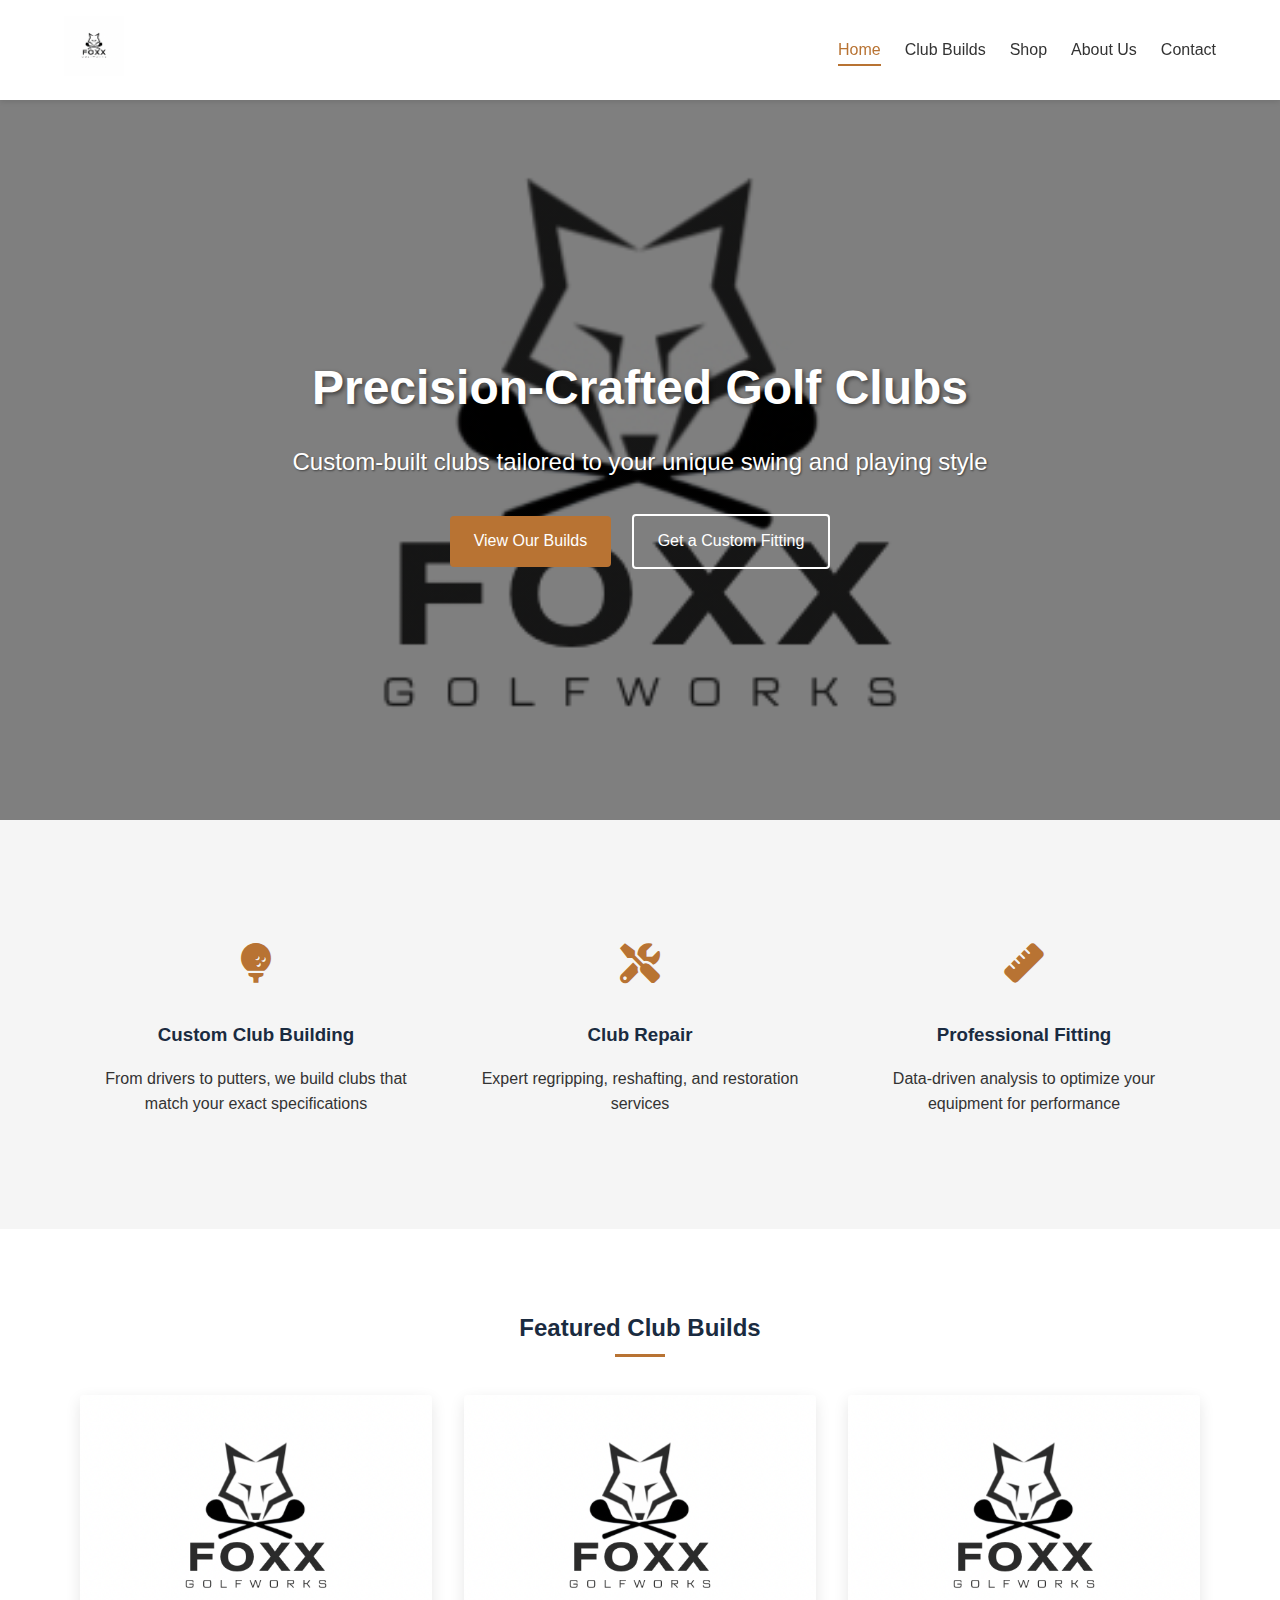
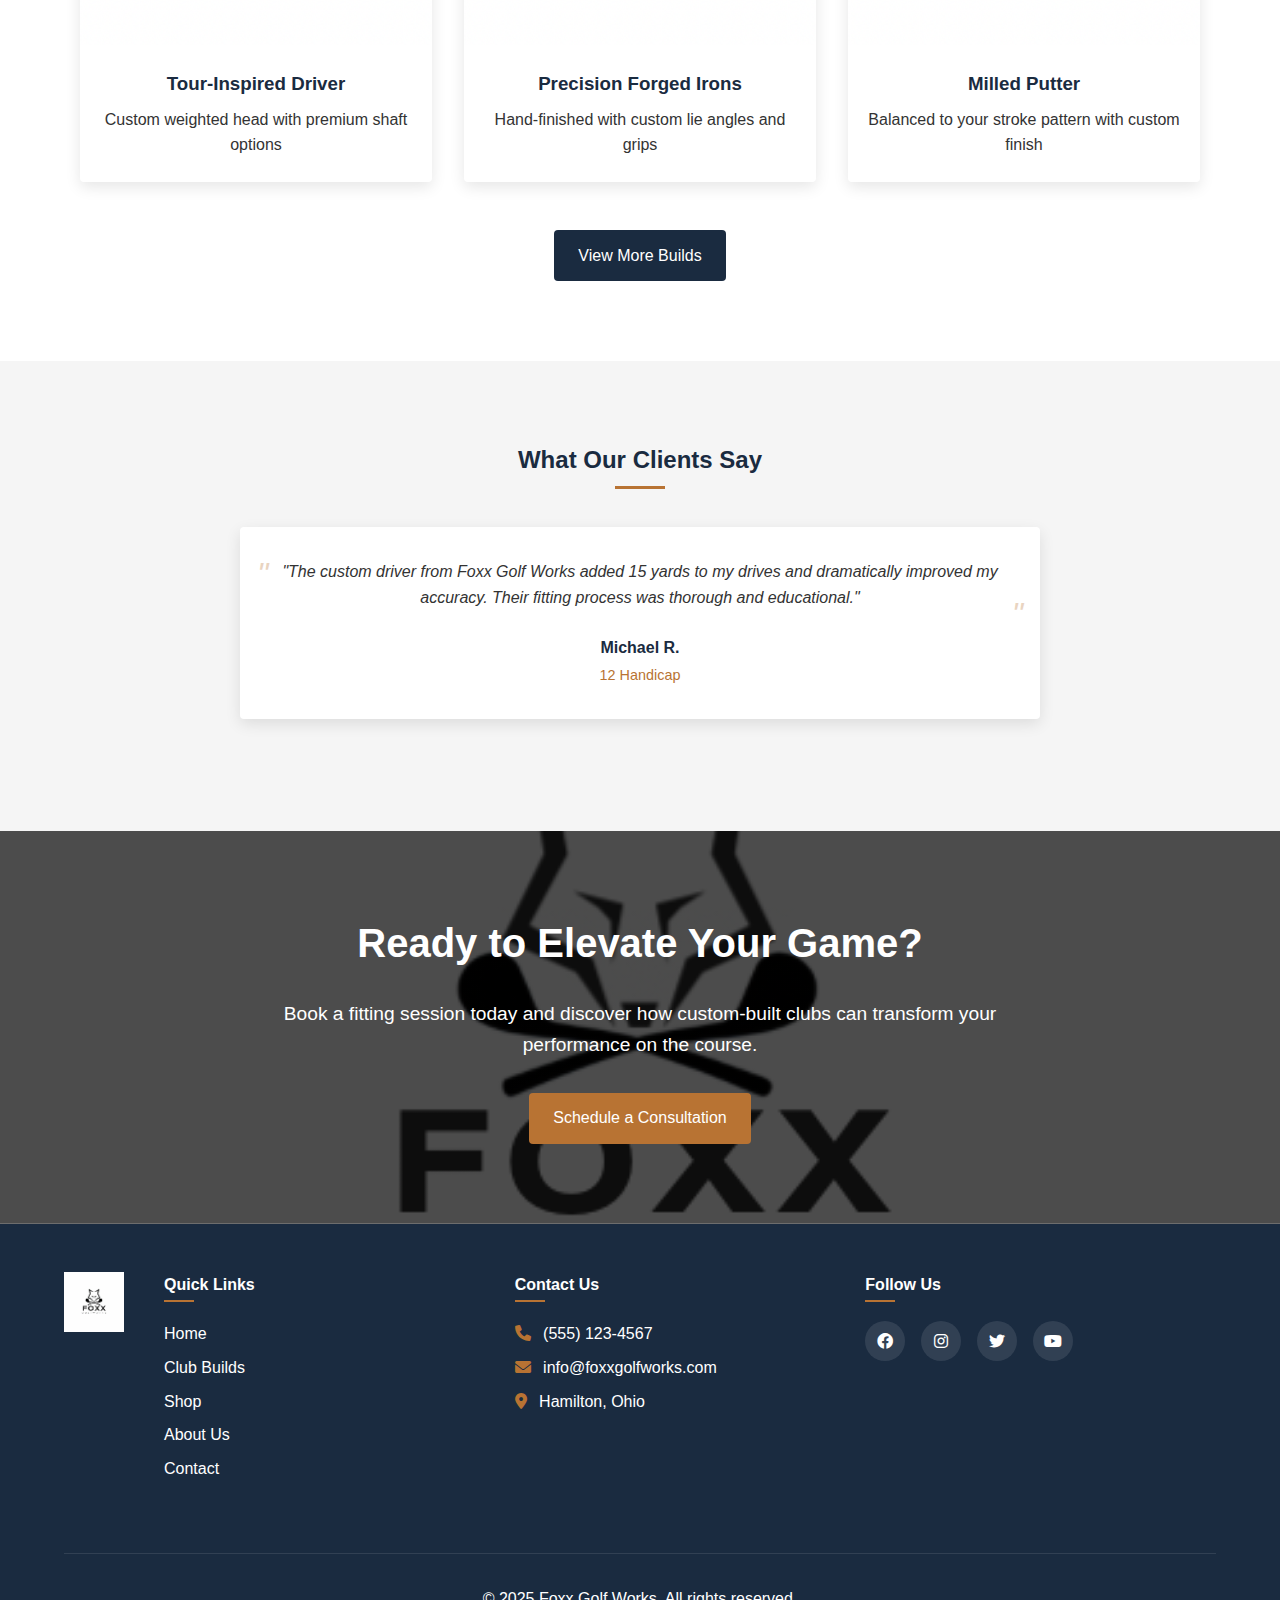
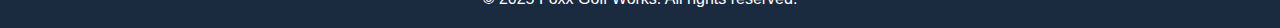
<file: index.html>
<!DOCTYPE html>
<html lang="en">
<head>
    <meta charset="UTF-8">
    <meta name="viewport" content="width=device-width, initial-scale=1.0">
    <title>Foxx Golf Works - Custom Golf Club Building</title>
    <link rel="stylesheet" href="styles.css">
    <link rel="stylesheet" href="https://cdnjs.cloudflare.com/ajax/libs/font-awesome/6.0.0-beta3/css/all.min.css">
    <!-- Include JavaScript file -->
    <script src="./scripts/include.js"></script>
</head>
<body>
    <!-- Header placeholder -->
    <div id="header-placeholder"></div>

    <main>
        <section class="hero">
            <div class="hero-content">
                <h1>Precision-Crafted Golf Clubs</h1>
                <p>Custom-built clubs tailored to your unique swing and playing style</p>
                <div class="cta-buttons">
                    <a href="builds.html" class="btn btn-primary">View Our Builds</a>
                    <a href="contact.html" class="btn btn-secondary">Get a Custom Fitting</a>
                </div>
            </div>
        </section>

        <section class="features">
            <div class="feature">
                <div class="feature-icon">
                    <i class="fas fa-golf-ball"></i>
                </div>
                <h3>Custom Club Building</h3>
                <p>From drivers to putters, we build clubs that match your exact specifications</p>
            </div>
            <div class="feature">
                <div class="feature-icon">
                    <i class="fas fa-tools"></i>
                </div>
                <h3>Club Repair</h3>
                <p>Expert regripping, reshafting, and restoration services</p>
            </div>
            <div class="feature">
                <div class="feature-icon">
                    <i class="fas fa-ruler"></i>
                </div>
                <h3>Professional Fitting</h3>
                <p>Data-driven analysis to optimize your equipment for performance</p>
            </div>
        </section>

        <section class="featured-builds">
            <h2>Featured Club Builds</h2>
            <div class="build-gallery">
                <div class="build-item">
                    <img src="./imgs/logo.PNG" alt="Custom Driver" class="build-image">
                    <h3>Tour-Inspired Driver</h3>
                    <p>Custom weighted head with premium shaft options</p>
                </div>
                <div class="build-item">
                    <img src="./imgs/logo.PNG" alt="Forged Irons" class="build-image">
                    <h3>Precision Forged Irons</h3>
                    <p>Hand-finished with custom lie angles and grips</p>
                </div>
                <div class="build-item">
                    <img src="./imgs/logo.PNG" alt="Custom Putter" class="build-image">
                    <h3>Milled Putter</h3>
                    <p>Balanced to your stroke pattern with custom finish</p>
                </div>
            </div>
            <div class="view-more">
                <a href="builds.html" class="btn btn-tertiary">View More Builds</a>
            </div>
        </section>

        <section class="testimonials">
            <h2>What Our Clients Say</h2>
            <div class="testimonial-slider">
                <div class="testimonial">
                    <div class="testimonial-content">
                        <p>"The custom driver from Foxx Golf Works added 15 yards to my drives and dramatically improved my accuracy. Their fitting process was thorough and educational."</p>
                    </div>
                    <div class="testimonial-author">
                        <h4>Michael R.</h4>
                        <p>12 Handicap</p>
                    </div>
                </div>
                <div class="testimonial">
                    <div class="testimonial-content">
                        <p>"After struggling with ill-fitting clubs for years, my new iron set from Foxx has transformed my game. The attention to detail is remarkable, and the performance is even better."</p>
                    </div>
                    <div class="testimonial-author">
                        <h4>Jennifer T.</h4>
                        <p>8 Handicap</p>
                    </div>
                </div>
                <div class="testimonial">
                    <div class="testimonial-content">
                        <p>"As a teaching professional, I recommend Foxx Golf Works to all my students. The craftsmanship is unmatched, and they truly understand how to optimize equipment for each individual golfer."</p>
                    </div>
                    <div class="testimonial-author">
                        <h4>David S.</h4>
                        <p>PGA Teaching Professional</p>
                    </div>
                </div>
            </div>
        </section>

        <section class="cta-section">
            <div class="cta-content">
                <h2>Ready to Elevate Your Game?</h2>
                <p>Book a fitting session today and discover how custom-built clubs can transform your performance on the course.</p>
                <a href="contact.html" class="btn btn-primary">Schedule a Consultation</a>
            </div>
        </section>
    </main>

    <!-- Footer placeholder -->
    <div id="footer-placeholder"></div>

    <script>
        // Testimonial slider functionality
        document.addEventListener('DOMContentLoaded', function() {
            let currentTestimonial = 0;
            const testimonials = document.querySelectorAll('.testimonial');
            const totalTestimonials = testimonials.length;

            // Hide all testimonials except the first one
            for (let i = 1; i < totalTestimonials; i++) {
                testimonials[i].style.display = 'none';
            }

            // Change testimonial every 5 seconds
            setInterval(function() {
                testimonials[currentTestimonial].style.display = 'none';
                currentTestimonial = (currentTestimonial + 1) % totalTestimonials;
                testimonials[currentTestimonial].style.display = 'block';
            }, 5000);
        });
    </script>
</body>
</html>
</file>
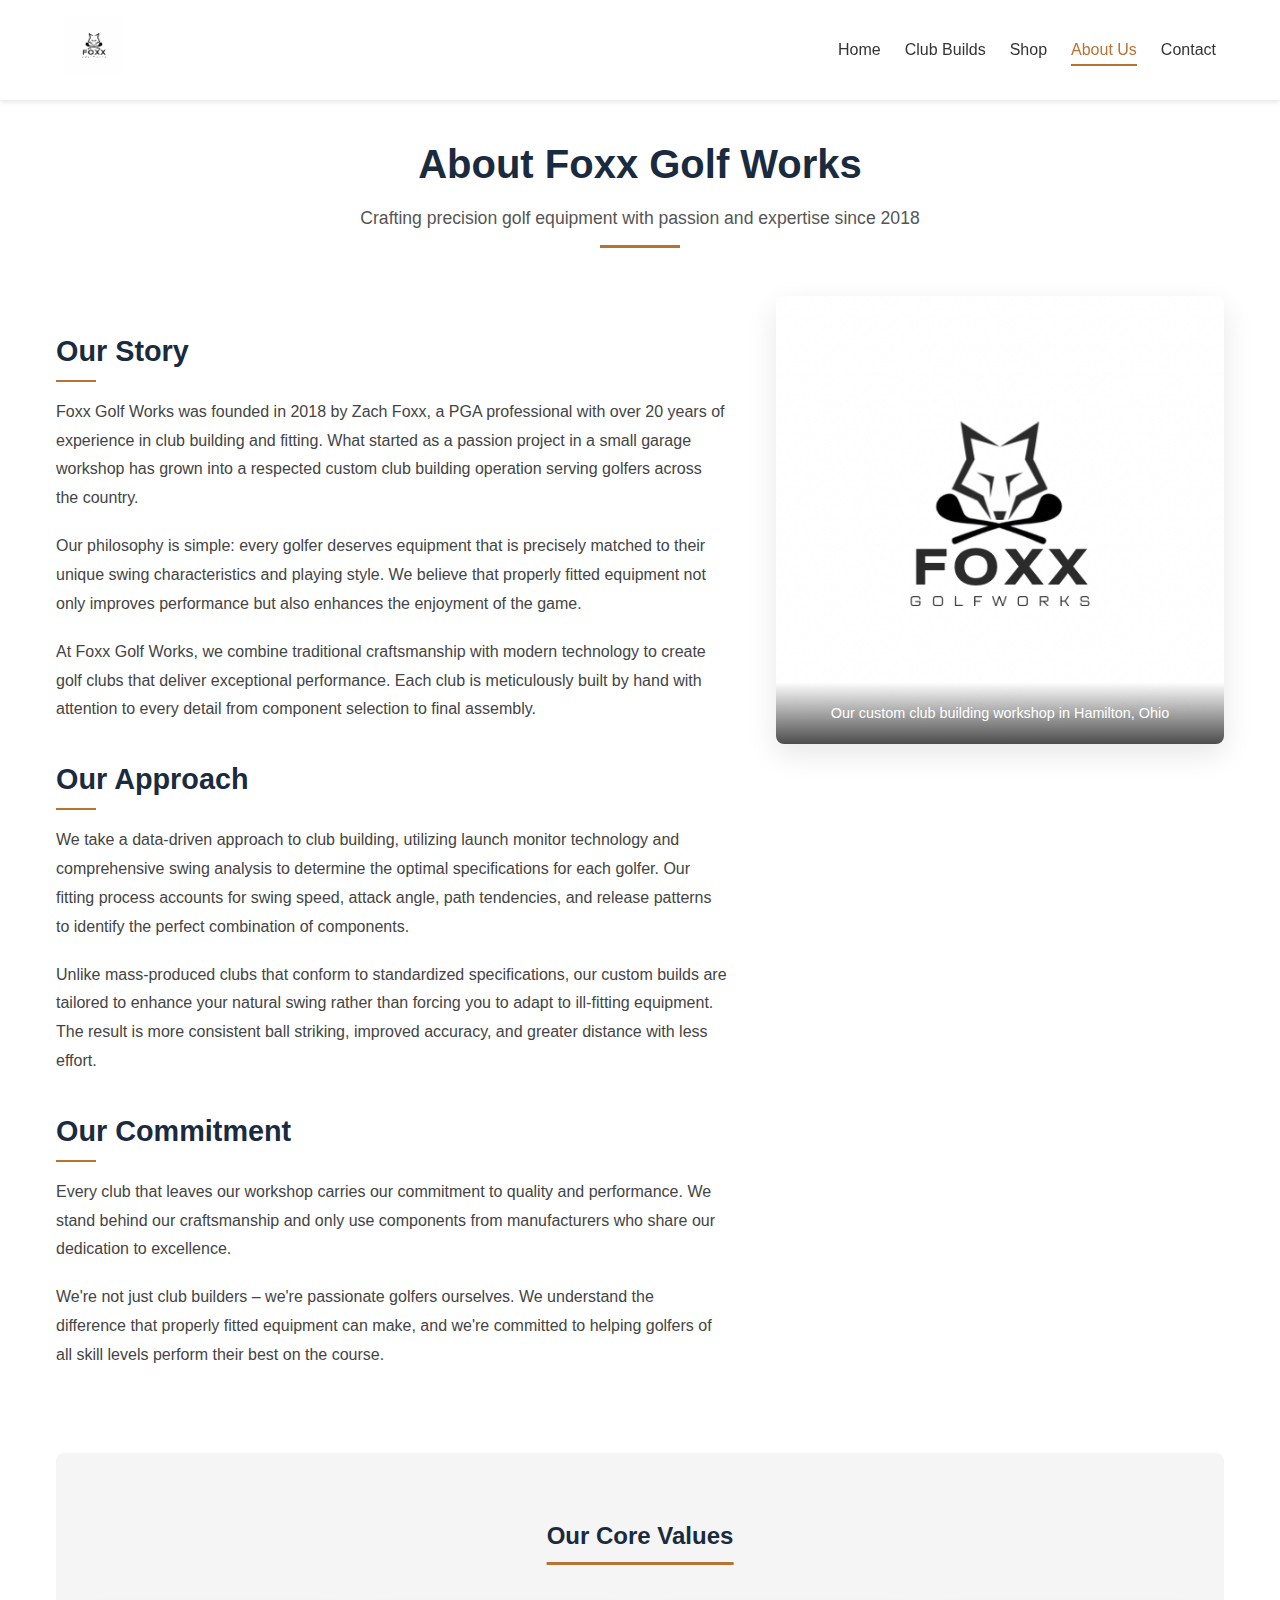
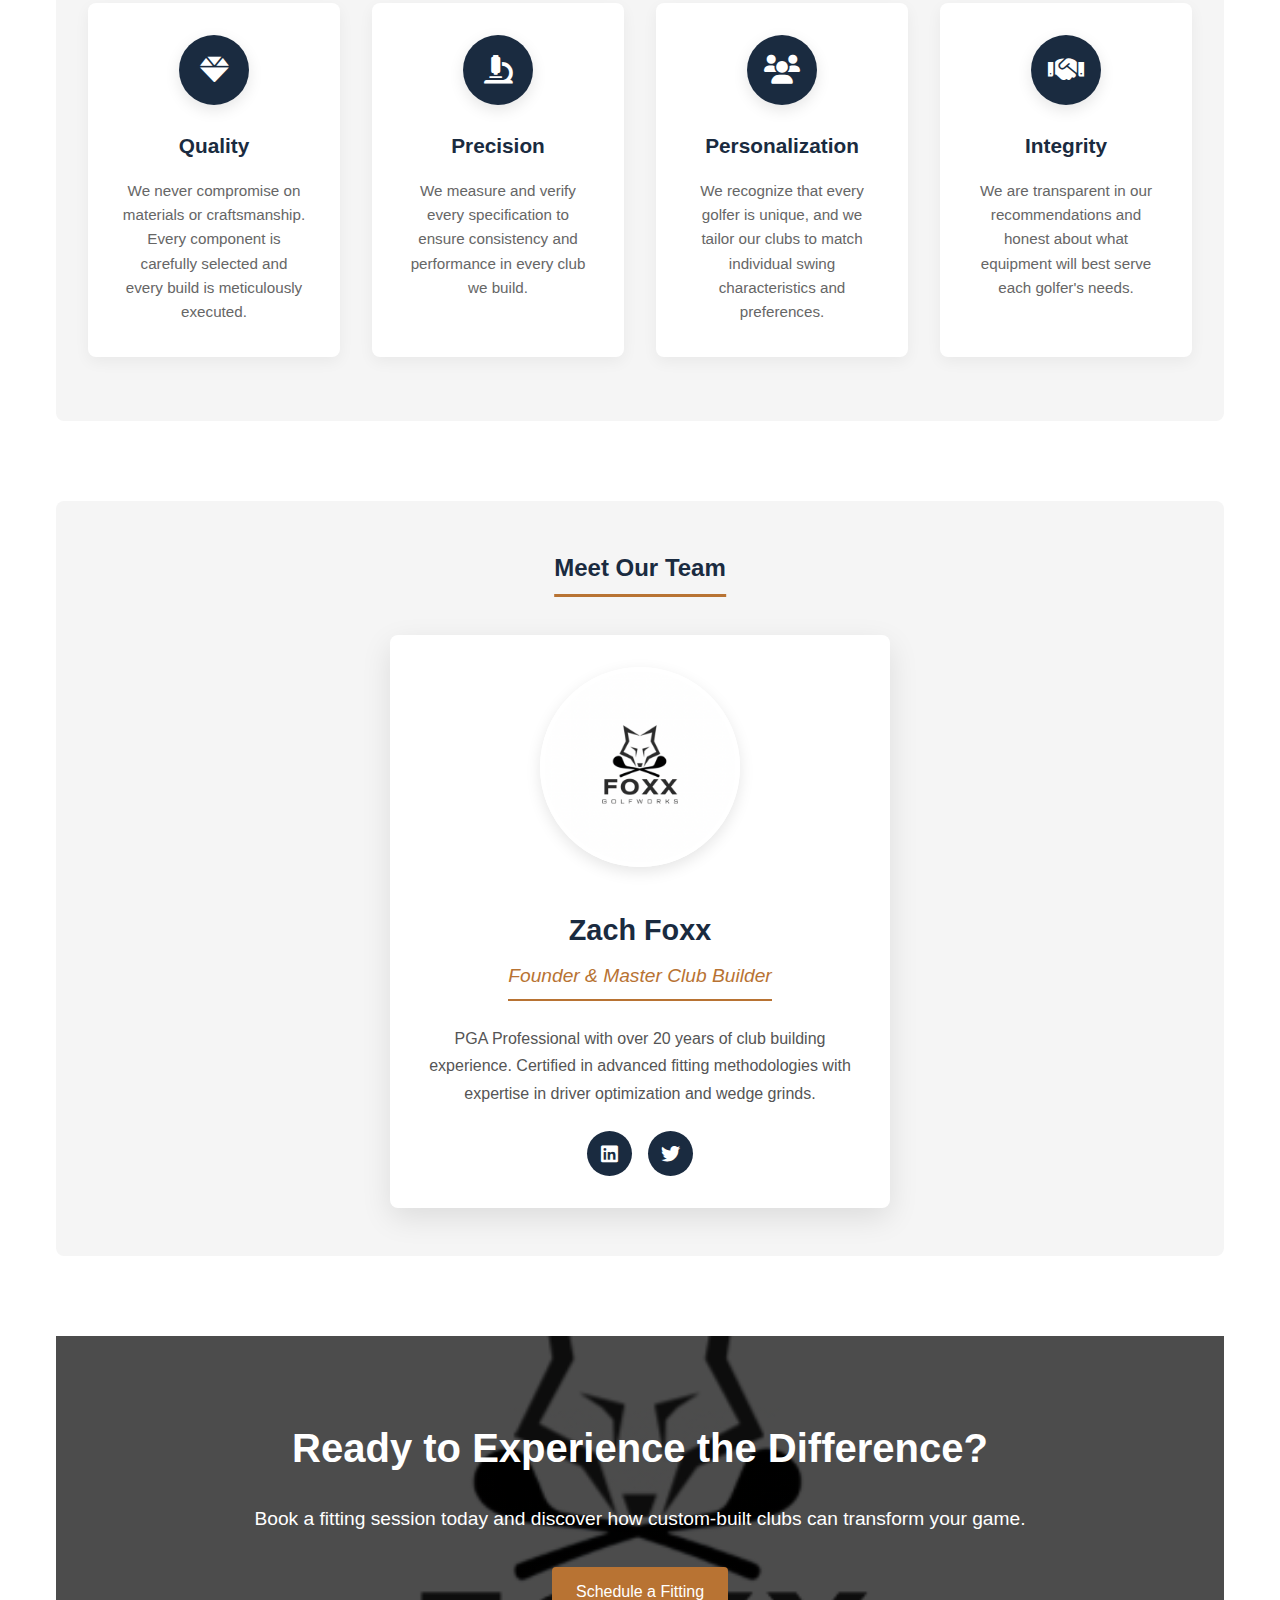
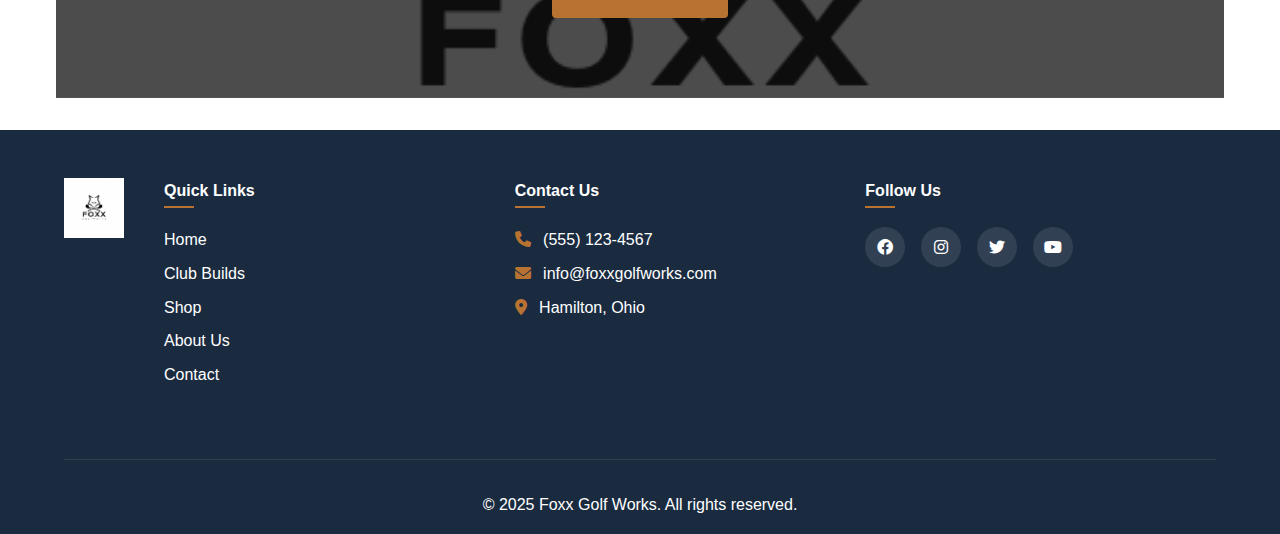
<file: about.html>
<!DOCTYPE html>
<html lang="en">

<head>
    <meta charset="UTF-8">
    <meta name="viewport" content="width=device-width, initial-scale=1.0">
    <title>About Us - Foxx Golf Works</title>
    <link rel="stylesheet" href="styles.css">
    <link rel="stylesheet" href="https://cdnjs.cloudflare.com/ajax/libs/font-awesome/6.0.0-beta3/css/all.min.css">
    <!-- Include JavaScript file -->
    <script src="scripts/include.js"></script>
</head>

<body>
    <!-- Header placeholder -->
    <div id="header-placeholder"></div>

    <main>
        <div class="page-container">
            <div class="page-header">
                <h1>About Foxx Golf Works</h1>
                <p>Crafting precision golf equipment with passion and expertise since 2018</p>
            </div>

            <div class="about-content">
                <div class="about-text">
                    <h2>Our Story</h2>
                    <p>Foxx Golf Works was founded in 2018 by Zach Foxx, a PGA professional with over 20 years of
                        experience in club building and fitting. What started as a passion project in a small garage
                        workshop has grown into a respected custom club building operation serving golfers across the
                        country.</p>
                    <p>Our philosophy is simple: every golfer deserves equipment that is precisely matched to their
                        unique swing characteristics and playing style. We believe that properly fitted equipment not
                        only improves performance but also enhances the enjoyment of the game.</p>
                    <p>At Foxx Golf Works, we combine traditional craftsmanship with modern technology to create golf
                        clubs that deliver exceptional performance. Each club is meticulously built by hand with
                        attention to every detail from component selection to final assembly.</p>

                    <h2>Our Approach</h2>
                    <p>We take a data-driven approach to club building, utilizing launch monitor technology and
                        comprehensive swing analysis to determine the optimal specifications for each golfer. Our
                        fitting process accounts for swing speed, attack angle, path tendencies, and release patterns to
                        identify the perfect combination of components.</p>
                    <p>Unlike mass-produced clubs that conform to standardized specifications, our custom builds are
                        tailored to enhance your natural swing rather than forcing you to adapt to ill-fitting
                        equipment. The result is more consistent ball striking, improved accuracy, and greater distance
                        with less effort.</p>

                    <h2>Our Commitment</h2>
                    <p>Every club that leaves our workshop carries our commitment to quality and performance. We stand
                        behind our craftsmanship and only use components from manufacturers who share our dedication to
                        excellence.</p>
                    <p>We're not just club builders – we're passionate golfers ourselves. We understand the difference
                        that properly fitted equipment can make, and we're committed to helping golfers of all skill
                        levels perform their best on the course.</p>
                </div>
                <div class="about-image">
                    <img src="imgs/logo.PNG" alt="Foxx Golf Works Workshop" class="workshop-image">
                    <div class="image-caption">Our custom club building workshop in Hamilton, Ohio</div>
                </div>
            </div>

            <div class="core-values">
                <h2>Our Core Values</h2>
                <div class="values-container">
                    <div class="value-item">
                        <div class="value-icon">
                            <i class="fas fa-gem"></i>
                        </div>
                        <h3>Quality</h3>
                        <p>We never compromise on materials or craftsmanship. Every component is carefully selected and
                            every build is meticulously executed.</p>
                    </div>
                    <div class="value-item">
                        <div class="value-icon">
                            <i class="fas fa-microscope"></i>
                        </div>
                        <h3>Precision</h3>
                        <p>We measure and verify every specification to ensure consistency and performance in every club
                            we build.</p>
                    </div>
                    <div class="value-item">
                        <div class="value-icon">
                            <i class="fas fa-users"></i>
                        </div>
                        <h3>Personalization</h3>
                        <p>We recognize that every golfer is unique, and we tailor our clubs to match individual swing
                            characteristics and preferences.</p>
                    </div>
                    <div class="value-item">
                        <div class="value-icon">
                            <i class="fas fa-handshake"></i>
                        </div>
                        <h3>Integrity</h3>
                        <p>We are transparent in our recommendations and honest about what equipment will best serve
                            each golfer's needs.</p>
                    </div>
                </div>
            </div>

            <!-- Team Section HTML for the About Page -->
            <div class="team-section">
                <h2>Meet Our Team</h2>
                <div class="team-container">
                    <div class="team-member">
                        <img src="imgs/logo.PNG" alt="Zach Foxx - Founder & Master Club Builder" class="team-photo">
                        <div class="team-info">
                            <h3>Zach Foxx</h3>
                            <div class="team-role">Founder & Master Club Builder</div>
                            <p>PGA Professional with over 20 years of club building experience. Certified in advanced
                                fitting methodologies with expertise in driver optimization and wedge grinds.</p>
                            <div class="team-social">
                                <a href="#" aria-label="LinkedIn"><i class="fab fa-linkedin"></i></a>
                                <a href="#" aria-label="Twitter"><i class="fab fa-twitter"></i></a>
                            </div>
                        </div>
                    </div>
                </div>
            </div>

            <div class="cta-section">
                <div class="cta-content">
                    <h2>Ready to Experience the Difference?</h2>
                    <p>Book a fitting session today and discover how custom-built clubs can transform your game.</p>
                    <a href="contact.html" class="btn btn-primary">Schedule a Fitting</a>
                </div>
            </div>
        </div>
    </main>

    <!-- Footer placeholder -->
    <div id="footer-placeholder"></div>

    <script>
        // Add any page-specific JavaScript here
        document.addEventListener('DOMContentLoaded', function () {
            // Animate value icons on scroll
            const valueItems = document.querySelectorAll('.value-item');
            const observer = new IntersectionObserver((entries) => {
                entries.forEach(entry => {
                    if (entry.isIntersecting) {
                        entry.target.classList.add('animate');
                    }
                });
            }, {
                threshold: 0.3
            });

            valueItems.forEach(item => {
                observer.observe(item);
            });
        });
    </script>
</body>

</html>
</file>
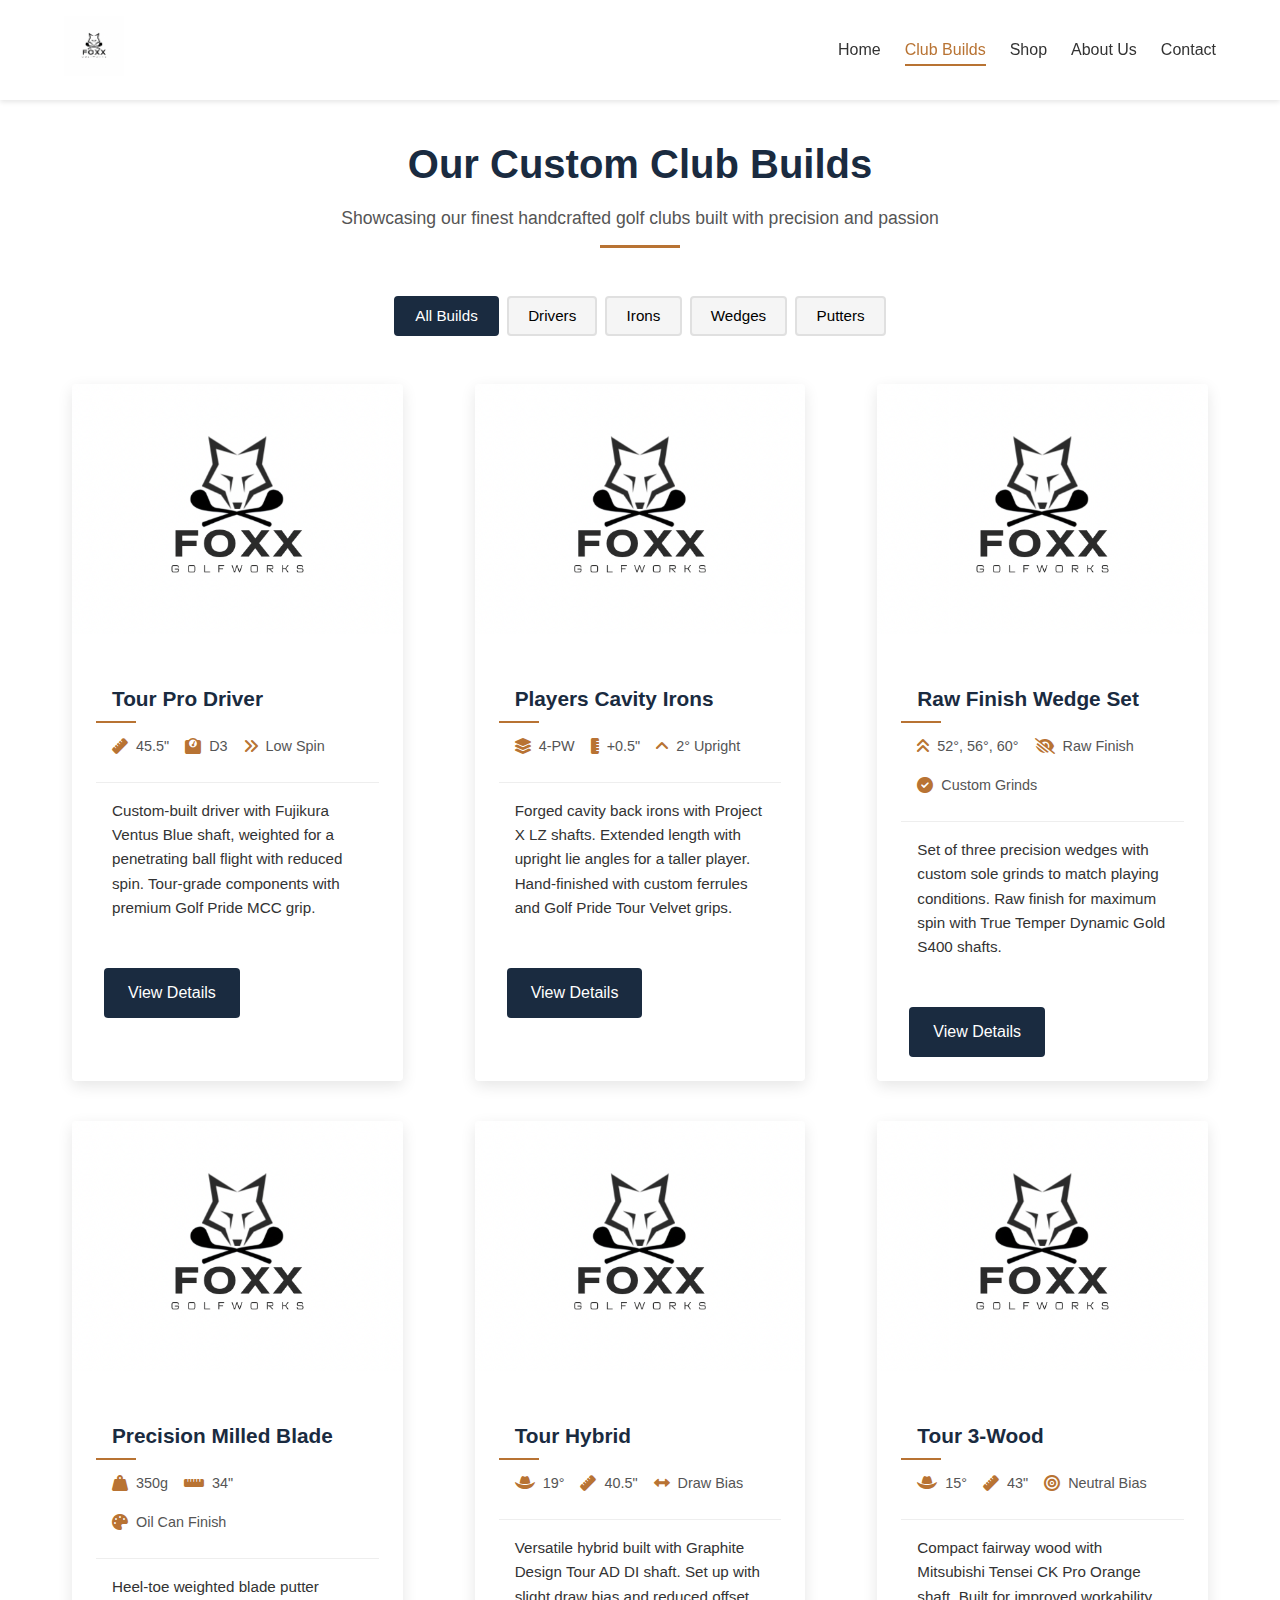
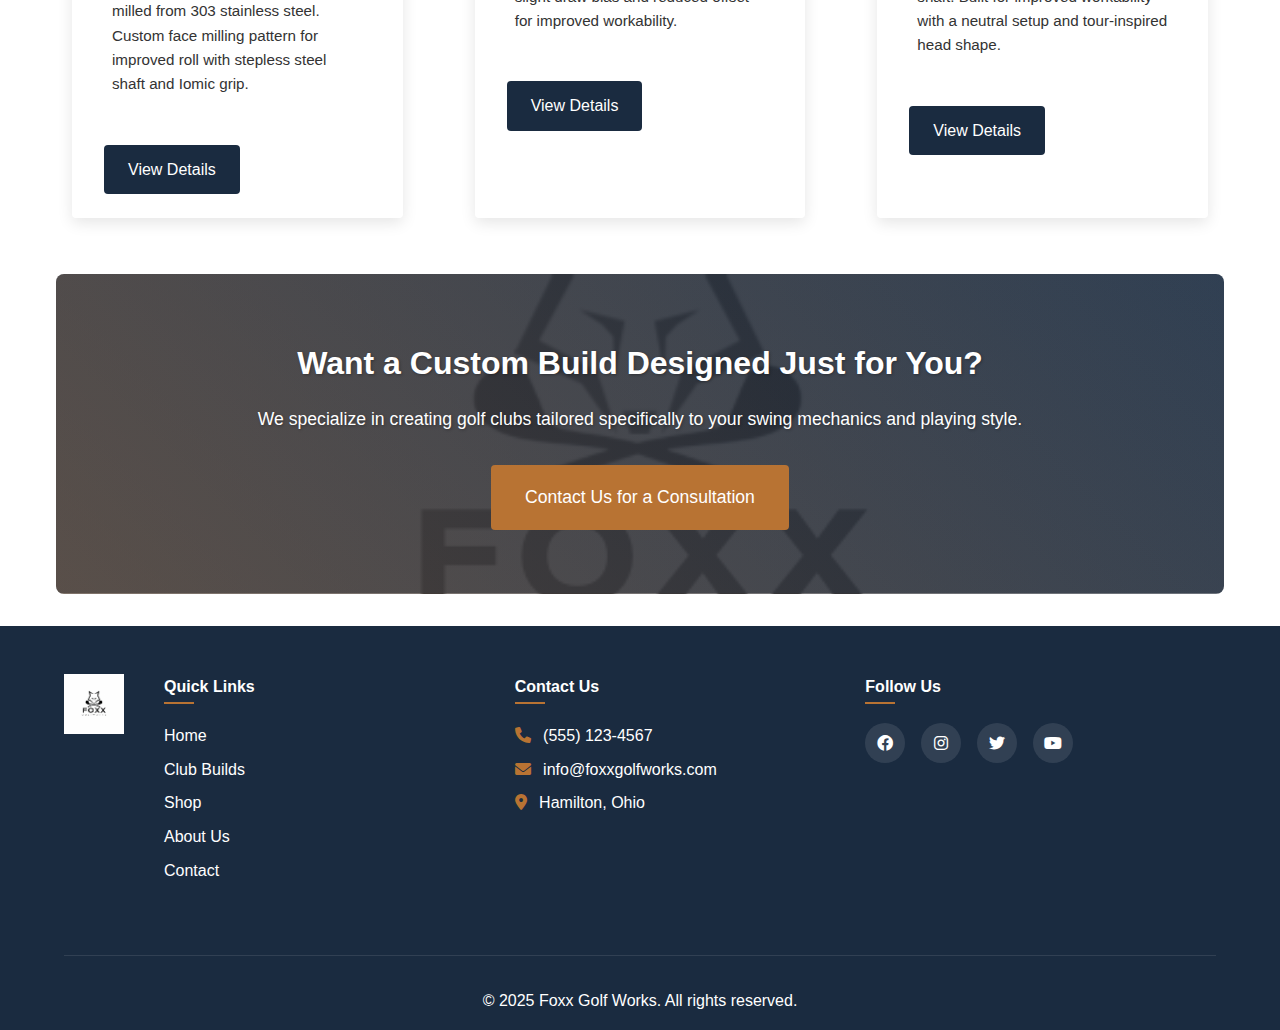
<file: builds.html>
<!DOCTYPE html>
<html lang="en">
<head>
    <meta charset="UTF-8">
    <meta name="viewport" content="width=device-width, initial-scale=1.0">
    <title>Club Builds - Foxx Golf Works</title>
    <link rel="stylesheet" href="styles.css">
    <link rel="stylesheet" href="https://cdnjs.cloudflare.com/ajax/libs/font-awesome/6.0.0-beta3/css/all.min.css">
</head>
<body>
    <header>
        <div class="logo-container">
            <img src="./imgs/logo.PNG" alt="Foxx Golf Works Logo" class="logo">
        </div>
        <nav>
            <ul>
                <li><a href="index.html">Home</a></li>
                <li><a href="builds.html" class="active">Club Builds</a></li>
                <li><a href="products.html">Shop</a></li>
                <li><a href="about.html">About Us</a></li>
                <li><a href="contact.html">Contact</a></li>
            </ul>
        </nav>
    </header>

    <main>
        <div class="page-container">
            <div class="page-header">
                <h1>Our Custom Club Builds</h1>
                <p>Showcasing our finest handcrafted golf clubs built with precision and passion</p>
            </div>

            <div class="builds-filter">
                <button class="filter-btn active" data-filter="all">All Builds</button>
                <button class="filter-btn" data-filter="drivers">Drivers</button>
                <button class="filter-btn" data-filter="irons">Irons</button>
                <button class="filter-btn" data-filter="wedges">Wedges</button>
                <button class="filter-btn" data-filter="putters">Putters</button>
            </div>

            <div class="builds-container">
                <!-- Driver Build -->
                <div class="build-item" data-category="drivers">
                    <img src="./imgs/logo.PNG" alt="Custom Driver Build" class="build-image">
                    <div class="build-info">
                        <h3>Tour Pro Driver</h3>
                        <p class="build-specs">
                            <span><i class="fas fa-ruler"></i> 45.5"</span>
                            <span><i class="fas fa-weight"></i> D3</span>
                            <span><i class="fas fa-angle-double-right"></i> Low Spin</span>
                        </p>
                        <p class="build-description">Custom-built driver with Fujikura Ventus Blue shaft, weighted for a penetrating ball flight with reduced spin. Tour-grade components with premium Golf Pride MCC grip.</p>
                        <a href="#" class="btn btn-tertiary">View Details</a>
                    </div>
                </div>

                <!-- Iron Set Build -->
                <div class="build-item" data-category="irons">
                    <img src="./imgs/logo.PNG" alt="Forged Iron Set" class="build-image">
                    <div class="build-info">
                        <h3>Players Cavity Irons</h3>
                        <p class="build-specs">
                            <span><i class="fas fa-layer-group"></i> 4-PW</span>
                            <span><i class="fas fa-ruler-vertical"></i> +0.5"</span>
                            <span><i class="fas fa-angle-up"></i> 2° Upright</span>
                        </p>
                        <p class="build-description">Forged cavity back irons with Project X LZ shafts. Extended length with upright lie angles for a taller player. Hand-finished with custom ferrules and Golf Pride Tour Velvet grips.</p>
                        <a href="#" class="btn btn-tertiary">View Details</a>
                    </div>
                </div>

                <!-- Wedge Build -->
                <div class="build-item" data-category="wedges">
                    <img src="./imgs/logo.PNG" alt="Custom Wedge Set" class="build-image">
                    <div class="build-info">
                        <h3>Raw Finish Wedge Set</h3>
                        <p class="build-specs">
                            <span><i class="fas fa-angle-double-up"></i> 52°, 56°, 60°</span>
                            <span><i class="fas fa-low-vision"></i> Raw Finish</span>
                            <span><i class="fas fa-check-circle"></i> Custom Grinds</span>
                        </p>
                        <p class="build-description">Set of three precision wedges with custom sole grinds to match playing conditions. Raw finish for maximum spin with True Temper Dynamic Gold S400 shafts.</p>
                        <a href="#" class="btn btn-tertiary">View Details</a>
                    </div>
                </div>

                <!-- Putter Build -->
                <div class="build-item" data-category="putters">
                    <img src="./imgs/logo.PNG" alt="Custom Milled Putter" class="build-image">
                    <div class="build-info">
                        <h3>Precision Milled Blade</h3>
                        <p class="build-specs">
                            <span><i class="fas fa-weight-hanging"></i> 350g</span>
                            <span><i class="fas fa-ruler-horizontal"></i> 34"</span>
                            <span><i class="fas fa-palette"></i> Oil Can Finish</span>
                        </p>
                        <p class="build-description">Heel-toe weighted blade putter milled from 303 stainless steel. Custom face milling pattern for improved roll with stepless steel shaft and Iomic grip.</p>
                        <a href="#" class="btn btn-tertiary">View Details</a>
                    </div>
                </div>

                <!-- Hybrid Build -->
                <div class="build-item" data-category="others">
                    <img src="./imgs/logo.PNG" alt="Custom Hybrid" class="build-image">
                    <div class="build-info">
                        <h3>Tour Hybrid</h3>
                        <p class="build-specs">
                            <span><i class="fas fa-hat-cowboy"></i> 19°</span>
                            <span><i class="fas fa-ruler"></i> 40.5"</span>
                            <span><i class="fas fa-arrows-alt-h"></i> Draw Bias</span>
                        </p>
                        <p class="build-description">Versatile hybrid built with Graphite Design Tour AD DI shaft. Set up with slight draw bias and reduced offset for improved workability.</p>
                        <a href="#" class="btn btn-tertiary">View Details</a>
                    </div>
                </div>

                <!-- Fairway Wood Build -->
                <div class="build-item" data-category="others">
                    <img src="./imgs/logo.PNG" alt="Custom Fairway Wood" class="build-image">
                    <div class="build-info">
                        <h3>Tour 3-Wood</h3>
                        <p class="build-specs">
                            <span><i class="fas fa-hat-cowboy"></i> 15°</span>
                            <span><i class="fas fa-ruler"></i> 43"</span>
                            <span><i class="fas fa-bullseye"></i> Neutral Bias</span>
                        </p>
                        <p class="build-description">Compact fairway wood with Mitsubishi Tensei CK Pro Orange shaft. Built for improved workability with a neutral setup and tour-inspired head shape.</p>
                        <a href="#" class="btn btn-tertiary">View Details</a>
                    </div>
                </div>
            </div>

            <div class="custom-build-cta">
                <h2>Want a Custom Build Designed Just for You?</h2>
                <p>We specialize in creating golf clubs tailored specifically to your swing mechanics and playing style.</p>
                <a href="contact.html" class="btn btn-primary">Contact Us for a Consultation</a>
            </div>
        </div>
    </main>

    <footer>
        <div class="footer-content">
            <div class="footer-logo">
                <img src="./imgs/logo.PNG" alt="Foxx Golf Works Logo">
            </div>
            <div class="footer-links">
                <h4>Quick Links</h4>
                <ul>
                    <li><a href="index.html">Home</a></li>
                    <li><a href="builds.html">Club Builds</a></li>
                    <li><a href="products.html">Shop</a></li>
                    <li><a href="about.html">About Us</a></li>
                    <li><a href="contact.html">Contact</a></li>
                </ul>
            </div>
            <div class="footer-contact">
                <h4>Contact Us</h4>
                <p><i class="fas fa-phone"></i> (555) 123-4567</p>
                <p><i class="fas fa-envelope"></i> info@foxxgolfworks.com</p>
                <p><i class="fas fa-map-marker-alt"></i> Hamilton, Ohio</p>
            </div>
            <div class="footer-social">
                <h4>Follow Us</h4>
                <div class="social-icons">
                    <a href="#"><i class="fab fa-facebook"></i></a>
                    <a href="#"><i class="fab fa-instagram"></i></a>
                    <a href="#"><i class="fab fa-twitter"></i></a>
                    <a href="#"><i class="fab fa-youtube"></i></a>
                </div>
            </div>
        </div>
        <div class="footer-bottom">
            <p>&copy; 2025 Foxx Golf Works. All rights reserved.</p>
        </div>
    </footer>

    <script>
        // Simple filter functionality for club builds
        document.addEventListener('DOMContentLoaded', function() {
            const filterButtons = document.querySelectorAll('.filter-btn');
            const buildItems = document.querySelectorAll('.build-item');

            filterButtons.forEach(button => {
                button.addEventListener('click', function() {
                    // Remove active class from all buttons
                    filterButtons.forEach(btn => btn.classList.remove('active'));

                    // Add active class to clicked button
                    this.classList.add('active');

                    // Get filter value
                    const filterValue = this.getAttribute('data-filter');

                    // Filter build items
                    buildItems.forEach(item => {
                        if (filterValue === 'all' || item.getAttribute('data-category') === filterValue) {
                            item.style.display = 'block';
                        } else {
                            item.style.display = 'none';
                        }
                    });
                });
            });
        });
    </script>
</body>
</html>
</file>
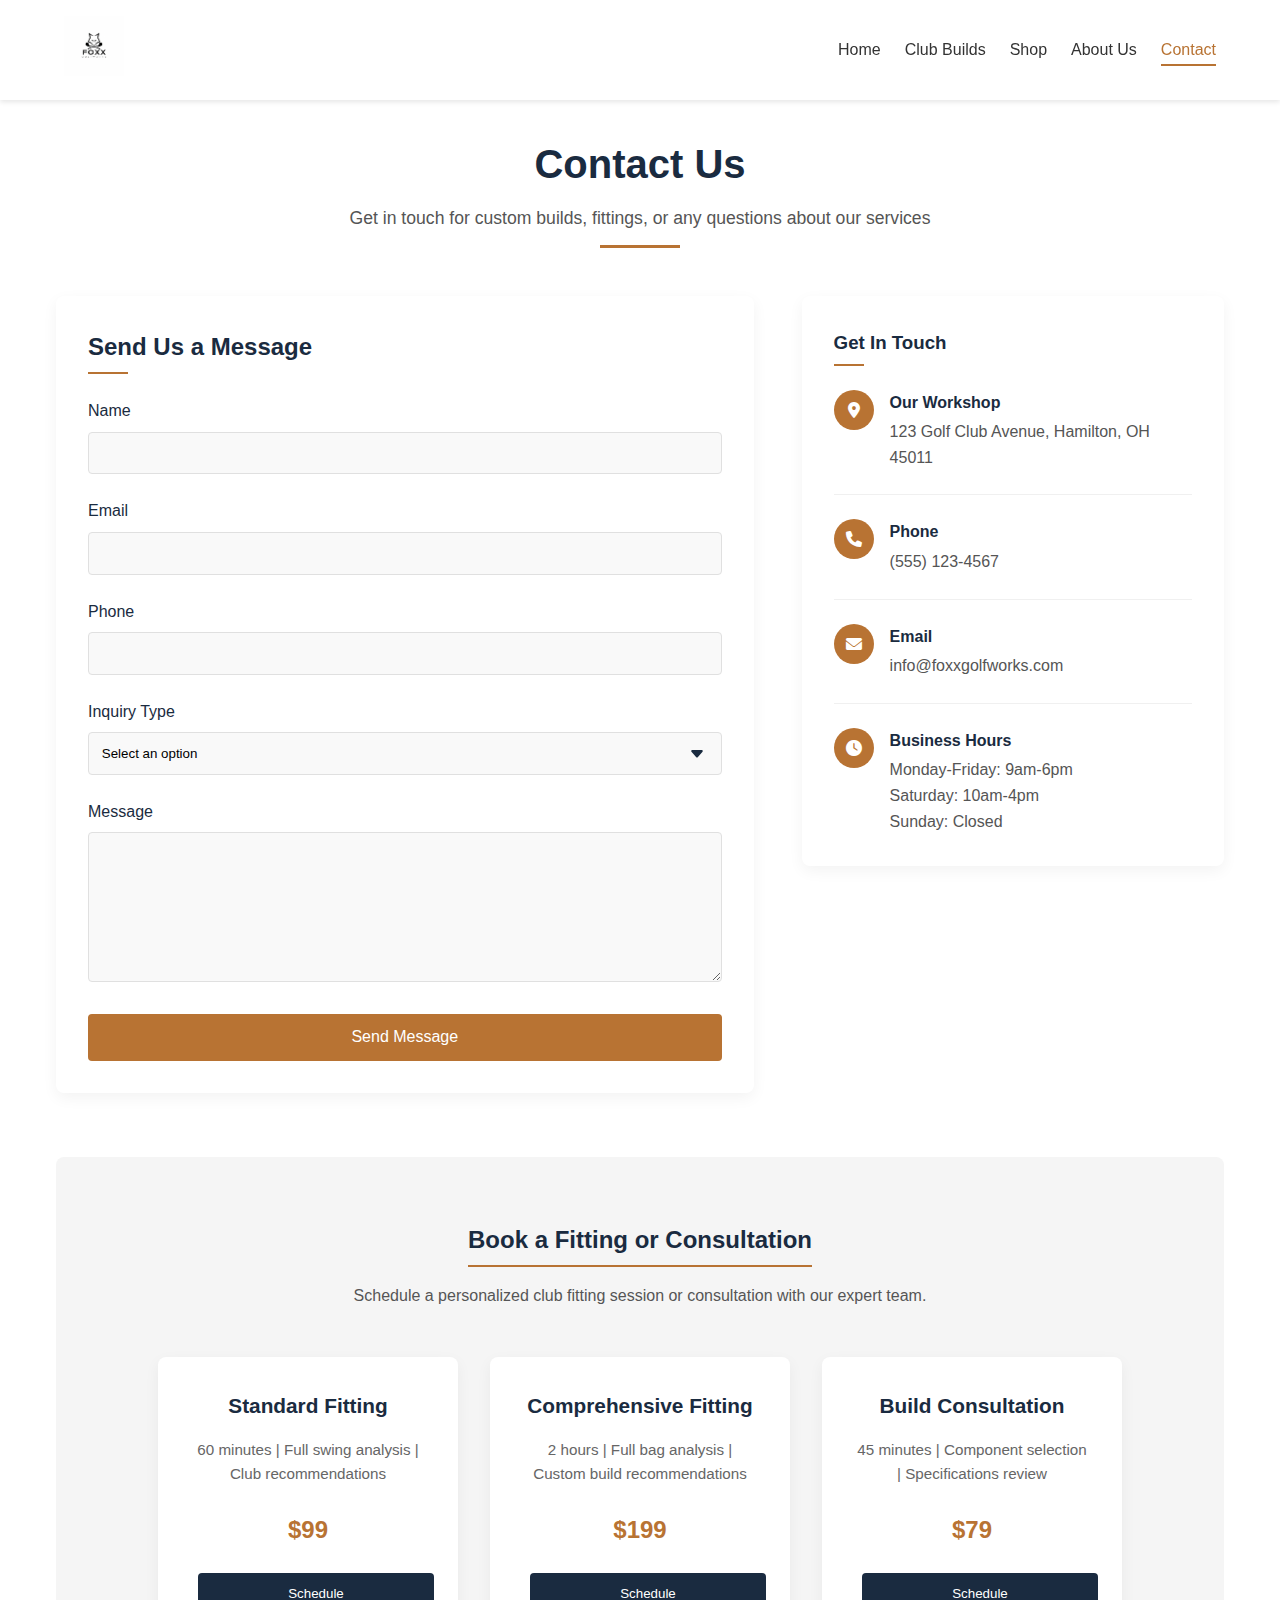
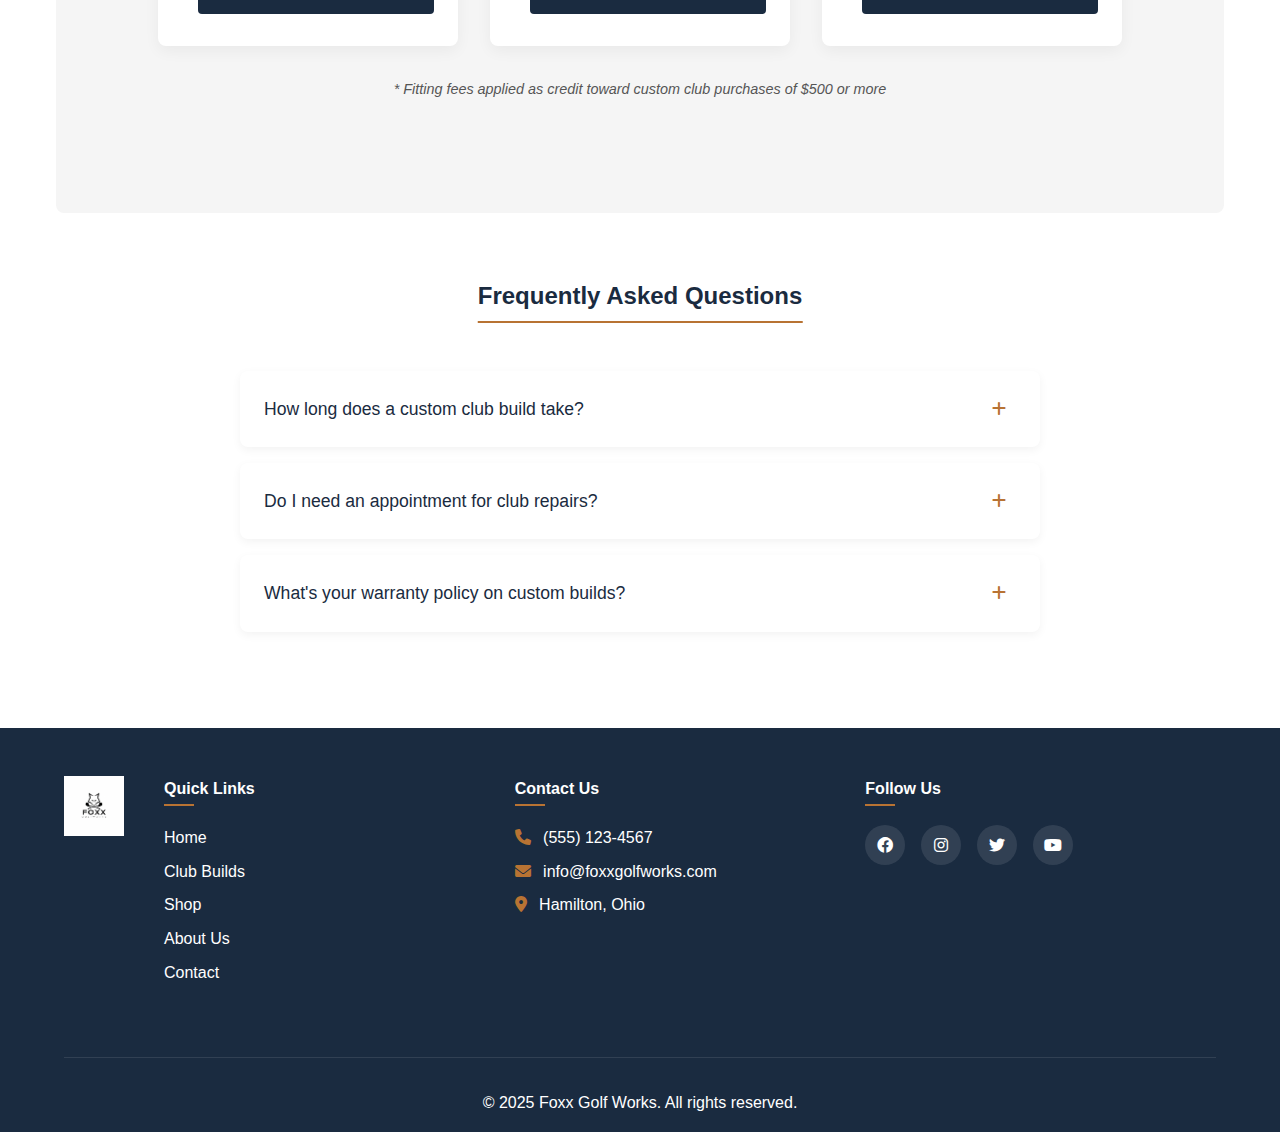
<file: contact.html>
<!DOCTYPE html>
<html lang="en">
<head>
    <meta charset="UTF-8">
    <meta name="viewport" content="width=device-width, initial-scale=1.0">
    <title>Contact Us - Foxx Golf Works</title>
    <link rel="stylesheet" href="styles.css">
    <link rel="stylesheet" href="https://cdnjs.cloudflare.com/ajax/libs/font-awesome/6.0.0-beta3/css/all.min.css">
    <!-- Include JavaScript file -->
    <script src="scripts/include.js"></script>
</head>
<body>
    <!-- Header placeholder -->
    <div id="header-placeholder"></div>

    <main>
        <div class="page-container">
            <div class="page-header">
                <h1>Contact Us</h1>
                <p>Get in touch for custom builds, fittings, or any questions about our services</p>
            </div>

            <div class="contact-container">
                <div class="contact-form">
                    <h2>Send Us a Message</h2>
                    <form id="contactForm">
                        <div class="form-group">
                            <label for="name">Name</label>
                            <input type="text" id="name" name="name" required>
                        </div>
                        <div class="form-group">
                            <label for="email">Email</label>
                            <input type="email" id="email" name="email" required>
                        </div>
                        <div class="form-group">
                            <label for="phone">Phone</label>
                            <input type="tel" id="phone" name="phone">
                        </div>
                        <div class="form-group">
                            <label for="subject">Inquiry Type</label>
                            <select id="subject" name="subject" required>
                                <option value="" disabled selected>Select an option</option>
                                <option value="custom_build">Custom Club Build</option>
                                <option value="fitting">Club Fitting</option>
                                <option value="repair">Club Repair</option>
                                <option value="product">Product Inquiry</option>
                                <option value="other">Other</option>
                            </select>
                        </div>
                        <div class="form-group">
                            <label for="message">Message</label>
                            <textarea id="message" name="message" required></textarea>
                        </div>
                        <button type="submit" class="submit-btn">Send Message</button>
                    </form>
                </div>
                <div class="contact-info">
                    <div class="contact-card">
                        <h3>Get In Touch</h3>
                        <div class="contact-info-item">
                            <div class="contact-icon">
                                <i class="fas fa-map-marker-alt"></i>
                            </div>
                            <div class="contact-text">
                                <span>Our Workshop</span>
                                <p>123 Golf Club Avenue, Hamilton, OH 45011</p>
                            </div>
                        </div>
                        <div class="contact-info-item">
                            <div class="contact-icon">
                                <i class="fas fa-phone"></i>
                            </div>
                            <div class="contact-text">
                                <span>Phone</span>
                                <p>(555) 123-4567</p>
                            </div>
                        </div>
                        <div class="contact-info-item">
                            <div class="contact-icon">
                                <i class="fas fa-envelope"></i>
                            </div>
                            <div class="contact-text">
                                <span>Email</span>
                                <p>info@foxxgolfworks.com</p>
                            </div>
                        </div>
                        <div class="contact-info-item">
                            <div class="contact-icon">
                                <i class="fas fa-clock"></i>
                            </div>
                            <div class="contact-text">
                                <span>Business Hours</span>
                                <p>Monday-Friday: 9am-6pm</p>
                                <p>Saturday: 10am-4pm</p>
                                <p>Sunday: Closed</p>
                            </div>
                        </div>
                    </div>
                </div>
            </div>

            <div class="appointment-section">
                <h2>Book a Fitting or Consultation</h2>
                <p>Schedule a personalized club fitting session or consultation with our expert team.</p>
                <div class="appointment-options">
                    <div class="appointment-option">
                        <h3>Standard Fitting</h3>
                        <p>60 minutes | Full swing analysis | Club recommendations</p>
                        <div class="option-price">$99</div>
                        <button class="btn">Schedule</button>
                    </div>
                    <div class="appointment-option">
                        <h3>Comprehensive Fitting</h3>
                        <p>2 hours | Full bag analysis | Custom build recommendations</p>
                        <div class="option-price">$199</div>
                        <button class="btn">Schedule</button>
                    </div>
                    <div class="appointment-option">
                        <h3>Build Consultation</h3>
                        <p>45 minutes | Component selection | Specifications review</p>
                        <div class="option-price">$79</div>
                        <button class="btn">Schedule</button>
                    </div>
                </div>
                <p class="appointment-note">* Fitting fees applied as credit toward custom club purchases of $500 or more</p>
            </div>

            <div class="faq-section">
                <h2>Frequently Asked Questions</h2>
                <div class="faq-container">
                    <div class="faq-item">
                        <div class="faq-question">
                            <h3>How long does a custom club build take?</h3>
                            <div class="toggle-icon"><i class="fas fa-plus"></i></div>
                        </div>
                        <div class="faq-answer">
                            <p>Most custom club builds are completed within 7-10 business days from the date of order confirmation. Complex builds or those requiring specialty components may take slightly longer. We'll provide an estimated completion date when you place your order.</p>
                        </div>
                    </div>
                    <div class="faq-item">
                        <div class="faq-question">
                            <h3>Do I need an appointment for club repairs?</h3>
                            <div class="toggle-icon"><i class="fas fa-plus"></i></div>
                        </div>
                        <div class="faq-answer">
                            <p>While appointments are recommended for custom fitting sessions, walk-ins are welcome for basic repairs such as regripping or loft/lie adjustments. For more complex repairs, we suggest calling ahead to ensure a technician is available.</p>
                        </div>
                    </div>
                    <div class="faq-item">
                        <div class="faq-question">
                            <h3>What's your warranty policy on custom builds?</h3>
                            <div class="toggle-icon"><i class="fas fa-plus"></i></div>
                        </div>
                        <div class="faq-answer">
                            <p>All custom builds come with a 30-day craftsmanship warranty. This covers any issues related to the build quality such as epoxy failures or ferrule separation. Component warranties are based on manufacturer policies, which we'll inform you of during the ordering process.</p>
                        </div>
                    </div>
                </div>
            </div>
        </div>
    </main>

    <!-- Footer placeholder -->
    <div id="footer-placeholder"></div>

    <script>
        // Contact form submission handler
        document.addEventListener('DOMContentLoaded', function() {
            const contactForm = document.getElementById('contactForm');

            if (contactForm) {
                contactForm.addEventListener('submit', function(e) {
                    e.preventDefault();

                    // This would typically send to a server
                    // For now, just show a success message
                    alert('Thank you for your message! We will get back to you soon.');
                    contactForm.reset();
                });
            }

            // FAQ toggle functionality
            const faqItems = document.querySelectorAll('.faq-question');

            faqItems.forEach(item => {
                item.addEventListener('click', function() {
                    const parent = this.parentElement;
                    const icon = this.querySelector('.toggle-icon i');
                    const answer = parent.querySelector('.faq-answer');

                    // Toggle answer visibility
                    answer.style.display = answer.style.display === 'block' ? 'none' : 'block';

                    // Toggle icon
                    if (icon.classList.contains('fa-plus')) {
                        icon.classList.remove('fa-plus');
                        icon.classList.add('fa-minus');
                    } else {
                        icon.classList.remove('fa-minus');
                        icon.classList.add('fa-plus');
                    }
                });
            });
        });
    </script>
</body>
</html>
</file>
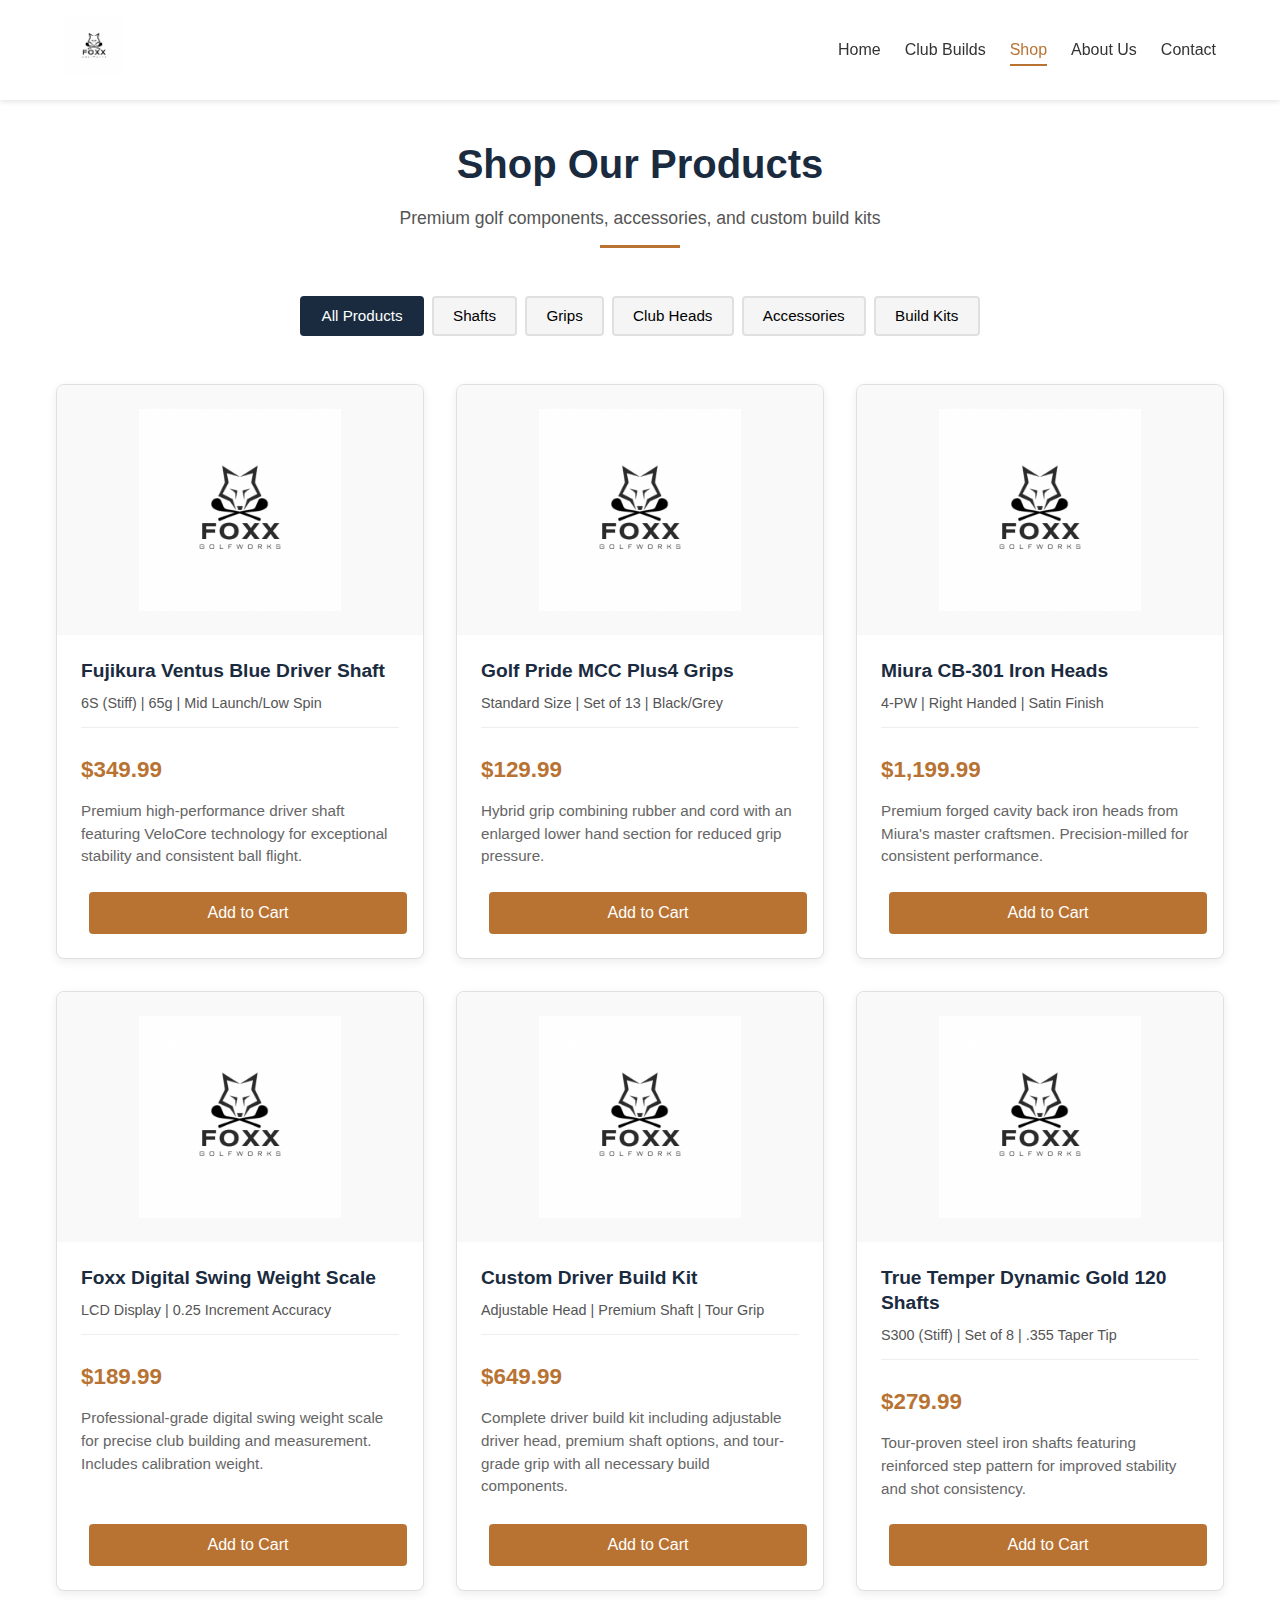
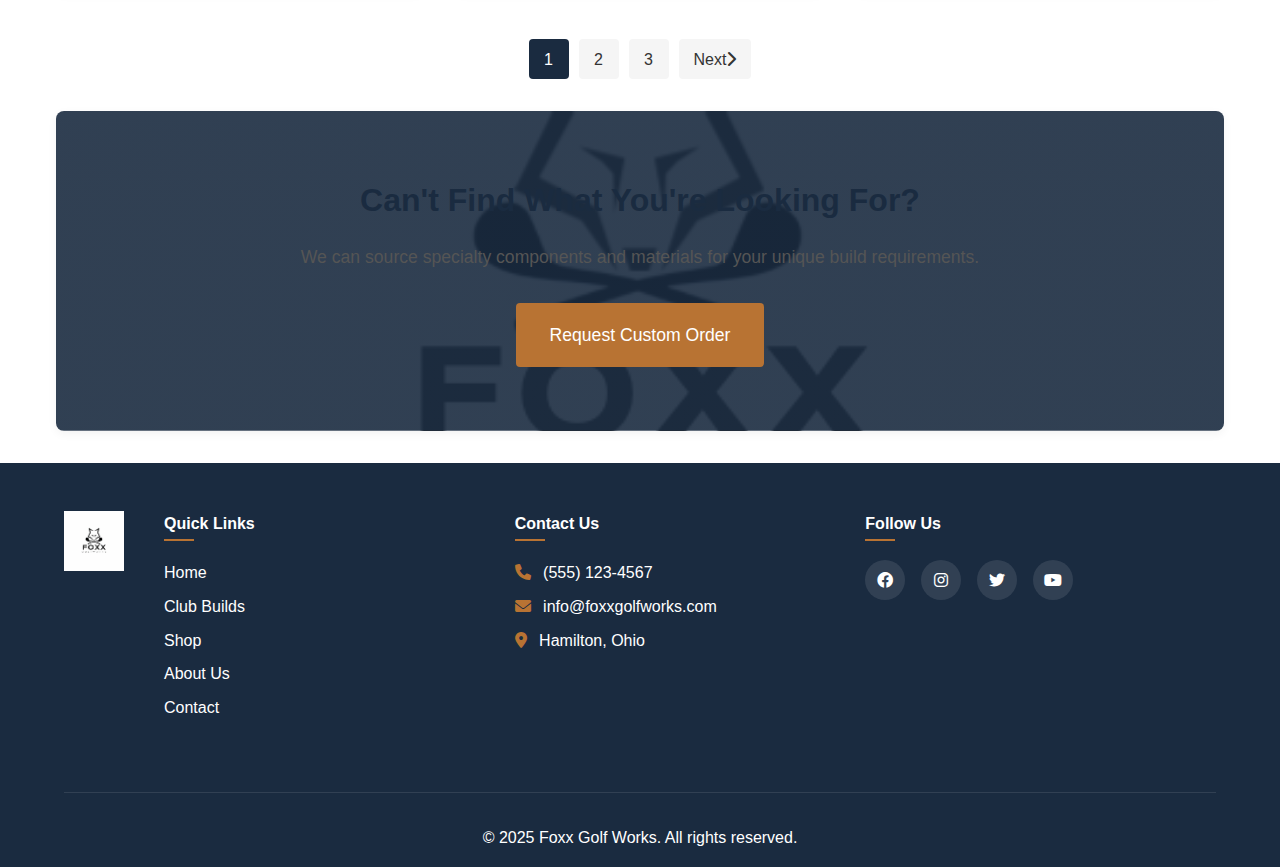
<file: products.html>
<!DOCTYPE html>
<html lang="en">
<head>
    <meta charset="UTF-8">
    <meta name="viewport" content="width=device-width, initial-scale=1.0">
    <title>Shop - Foxx Golf Works</title>
    <link rel="stylesheet" href="styles.css">
    <link rel="stylesheet" href="https://cdnjs.cloudflare.com/ajax/libs/font-awesome/6.0.0-beta3/css/all.min.css">
    <!-- Include JavaScript file -->
    <script src="scripts/include.js"></script>
</head>
<body>
    <!-- Header placeholder -->
    <div id="header-placeholder"></div>

    <main>
        <div class="page-container">
            <div class="page-header">
                <h1>Shop Our Products</h1>
                <p>Premium golf components, accessories, and custom build kits</p>
            </div>

            <div class="shop-categories">
                <button class="category-btn active" data-category="all">All Products</button>
                <button class="category-btn" data-category="shafts">Shafts</button>
                <button class="category-btn" data-category="grips">Grips</button>
                <button class="category-btn" data-category="heads">Club Heads</button>
                <button class="category-btn" data-category="accessories">Accessories</button>
                <button class="category-btn" data-category="kits">Build Kits</button>
            </div>

            <div class="products-container">
                <!-- Shaft Product -->
                <div class="product-item" data-category="shafts">
                    <img src="imgs/logo.PNG" alt="Premium Driver Shaft" class="product-image">
                    <div class="product-info">
                        <h3>Fujikura Ventus Blue Driver Shaft</h3>
                        <p class="product-specs">6S (Stiff) | 65g | Mid Launch/Low Spin</p>
                        <div class="product-price">$349.99</div>
                        <p class="product-description">Premium high-performance driver shaft featuring VeloCore technology for exceptional stability and consistent ball flight.</p>
                        <button class="btn btn-primary add-to-cart-btn">Add to Cart</button>
                    </div>
                </div>

                <!-- Grip Product -->
                <div class="product-item" data-category="grips">
                    <img src="imgs/logo.PNG" alt="Golf Pride MCC Plus4 Grips" class="product-image">
                    <div class="product-info">
                        <h3>Golf Pride MCC Plus4 Grips</h3>
                        <p class="product-specs">Standard Size | Set of 13 | Black/Grey</p>
                        <div class="product-price">$129.99</div>
                        <p class="product-description">Hybrid grip combining rubber and cord with an enlarged lower hand section for reduced grip pressure.</p>
                        <button class="btn btn-primary add-to-cart-btn">Add to Cart</button>
                    </div>
                </div>

                <!-- Club Head Product -->
                <div class="product-item" data-category="heads">
                    <img src="imgs/logo.PNG" alt="Forged Cavity Back Iron Heads" class="product-image">
                    <div class="product-info">
                        <h3>Miura CB-301 Iron Heads</h3>
                        <p class="product-specs">4-PW | Right Handed | Satin Finish</p>
                        <div class="product-price">$1,199.99</div>
                        <p class="product-description">Premium forged cavity back iron heads from Miura's master craftsmen. Precision-milled for consistent performance.</p>
                        <button class="btn btn-primary add-to-cart-btn">Add to Cart</button>
                    </div>
                </div>

                <!-- Accessory Product -->
                <div class="product-item" data-category="accessories">
                    <img src="imgs/logo.PNG" alt="Digital Swing Weight Scale" class="product-image">
                    <div class="product-info">
                        <h3>Foxx Digital Swing Weight Scale</h3>
                        <p class="product-specs">LCD Display | 0.25 Increment Accuracy</p>
                        <div class="product-price">$189.99</div>
                        <p class="product-description">Professional-grade digital swing weight scale for precise club building and measurement. Includes calibration weight.</p>
                        <button class="btn btn-primary add-to-cart-btn">Add to Cart</button>
                    </div>
                </div>

                <!-- Kit Product -->
                <div class="product-item" data-category="kits">
                    <img src="imgs/logo.PNG" alt="Complete Driver Build Kit" class="product-image">
                    <div class="product-info">
                        <h3>Custom Driver Build Kit</h3>
                        <p class="product-specs">Adjustable Head | Premium Shaft | Tour Grip</p>
                        <div class="product-price">$649.99</div>
                        <p class="product-description">Complete driver build kit including adjustable driver head, premium shaft options, and tour-grade grip with all necessary build components.</p>
                        <button class="btn btn-primary add-to-cart-btn">Add to Cart</button>
                    </div>
                </div>

                <!-- Shaft Product -->
                <div class="product-item" data-category="shafts">
                    <img src="imgs/logo.PNG" alt="True Temper Dynamic Gold Iron Shafts" class="product-image">
                    <div class="product-info">
                        <h3>True Temper Dynamic Gold 120 Shafts</h3>
                        <p class="product-specs">S300 (Stiff) | Set of 8 | .355 Taper Tip</p>
                        <div class="product-price">$279.99</div>
                        <p class="product-description">Tour-proven steel iron shafts featuring reinforced step pattern for improved stability and shot consistency.</p>
                        <button class="btn btn-primary add-to-cart-btn">Add to Cart</button>
                    </div>
                </div>

                <!-- More products... -->
            </div>

            <div class="pagination">
                <a href="#" class="active">1</a>
                <a href="#">2</a>
                <a href="#">3</a>
                <a href="#" class="next-page">Next <i class="fas fa-chevron-right"></i></a>
            </div>

            <div class="custom-order-cta">
                <h2>Can't Find What You're Looking For?</h2>
                <p>We can source specialty components and materials for your unique build requirements.</p>
                <a href="contact.html" class="btn btn-primary">Request Custom Order</a>
            </div>
        </div>
    </main>

    <!-- Footer placeholder -->
    <div id="footer-placeholder"></div>

    <script>
        // Simple filter functionality for products
        document.addEventListener('DOMContentLoaded', function() {
            const categoryButtons = document.querySelectorAll('.category-btn');
            const productItems = document.querySelectorAll('.product-item');

            categoryButtons.forEach(button => {
                button.addEventListener('click', function() {
                    // Remove active class from all buttons
                    categoryButtons.forEach(btn => btn.classList.remove('active'));

                    // Add active class to clicked button
                    this.classList.add('active');

                    // Get category value
                    const categoryValue = this.getAttribute('data-category');

                    // Filter product items
                    productItems.forEach(item => {
                        if (categoryValue === 'all' || item.getAttribute('data-category') === categoryValue) {
                            item.style.display = 'block';
                        } else {
                            item.style.display = 'none';
                        }
                    });
                });
            });

            // Simple cart functionality
            const addToCartButtons = document.querySelectorAll('.add-to-cart-btn');

            addToCartButtons.forEach(button => {
                button.addEventListener('click', function() {
                    // Change button text temporarily to show added
                    const originalText = this.textContent;
                    this.textContent = 'Added to Cart';
                    this.classList.add('added');

                    // Reset after 2 seconds
                    setTimeout(() => {
                        this.textContent = originalText;
                        this.classList.remove('added');
                    }, 2000);
                });
            });
        });
    </script>
</body>
</html>
</file>
<file: styles.css>
/* General Styles */
:root {
  --primary-color: #1a2b40;
  --secondary-color: #b87333;
  --accent-color: #4caf50;
  --light-color: #f5f5f5;
  --dark-color: #333;
  --text-color: #333;
  --background-color: #fff;
  --footer-color: #1a2b40;
  --border-radius: 4px;
  --transition: all 0.3s ease;
}

* {
  margin: 0;
  padding: 0;
  box-sizing: border-box;
}

body {
  font-family: 'Helvetica Neue', Arial, sans-serif;
  line-height: 1.6;
  color: var(--text-color);
  background-color: var(--background-color);
}

a {
  text-decoration: none;
  color: inherit;
}

ul {
  list-style: none;
}

img {
  max-width: 100%;
  height: auto;
}

/* Header Styles */
header {
  display: flex;
  justify-content: space-between;
  align-items: center;
  padding: 1rem 5%;
  background-color: white;
  box-shadow: 0 2px 5px rgba(0, 0, 0, 0.1);
  position: sticky;
  top: 0;
  z-index: 100;
}

.logo {
  height: 60px;
}

nav ul {
  display: flex;
}

nav ul li {
  margin-left: 1.5rem;
}

nav ul li a {
  color: var(--dark-color);
  font-weight: 500;
  padding: 0.5rem 0;
  position: relative;
  transition: var(--transition);
}

nav ul li a:hover {
  color: var(--secondary-color);
}

nav ul li a.active {
  color: var(--secondary-color);
}

nav ul li a::after {
  content: '';
  position: absolute;
  bottom: 0;
  left: 0;
  width: 0;
  height: 2px;
  background-color: var(--secondary-color);
  transition: var(--transition);
}

nav ul li a:hover::after,
nav ul li a.active::after {
  width: 100%;
}

/* Button Styles */
.btn {
  display: inline-block;
  padding: 0.8rem 1.5rem;
  border-radius: var(--border-radius);
  font-weight: 500;
  transition: var(--transition);
  margin: 0 0.5rem;
}

.btn-primary {
  background-color: var(--secondary-color);
  color: white;
}

.btn-primary:hover {
  background-color: #a56b2e;
  transform: translateY(-2px);
}

.btn-secondary {
  background-color: transparent;
  color: white;
  border: 2px solid white;
}

.btn-secondary:hover {
  background-color: rgba(255, 255, 255, 0.1);
  transform: translateY(-2px);
}

.btn-tertiary {
  background-color: var(--primary-color);
  color: white;
}

.btn-tertiary:hover {
  background-color: #243b59;
  transform: translateY(-2px);
}

/* Hero Section */
.hero {
  height: 80vh;
  background-image: linear-gradient(rgba(0, 0, 0, 0.5), rgba(0, 0, 0, 0.5)), url('./imgs/logo.PNG');
  background-size: cover;
  background-position: center;
  display: flex;
  align-items: center;
  justify-content: center;
  text-align: center;
  color: white;
}

.hero-content {
  max-width: 800px;
  padding: 0 2rem;
}

.hero h1 {
  font-size: 3rem;
  margin-bottom: 1rem;
  text-shadow: 2px 2px 4px rgba(0, 0, 0, 0.5);
}

.hero p {
  font-size: 1.5rem;
  margin-bottom: 2rem;
  text-shadow: 1px 1px 2px rgba(0, 0, 0, 0.5);
}

/* Features Section */
.features {
  display: flex;
  justify-content: space-between;
  padding: 5rem 5%;
  background-color: var(--light-color);
}

.feature {
  flex: 1;
  text-align: center;
  padding: 2rem;
  transition: var(--transition);
  border-radius: var(--border-radius);
}

.feature:hover {
  transform: translateY(-10px);
  box-shadow: 0 10px 20px rgba(0, 0, 0, 0.1);
  background-color: white;
}

.feature-icon {
  font-size: 2.5rem;
  color: var(--secondary-color);
  margin-bottom: 1.5rem;
}

.feature h3 {
  margin-bottom: 1rem;
  color: var(--primary-color);
}

/* Page Content Containers */
.page-container {
  max-width: 1200px;
  margin: 0 auto;
  padding: 2rem 1rem;
}

.page-header {
  text-align: center;
  margin-bottom: 3rem;
}

.page-header h1 {
  color: var(--primary-color);
  font-size: 2.5rem;
  margin-bottom: 0.5rem;
}

.page-header p {
  color: #555;
  font-size: 1.1rem;
  position: relative;
  display: inline-block;
  padding-bottom: 1rem;
}

.page-header p::after {
  content: '';
  position: absolute;
  bottom: 0;
  left: 50%;
  transform: translateX(-50%);
  width: 80px;
  height: 3px;
  background-color: var(--secondary-color);
}

/* Featured Builds */
.featured-builds {
  padding: 5rem 5%;
  text-align: center;
}

.featured-builds h2 {
  margin-bottom: 3rem;
  color: var(--primary-color);
  position: relative;
  display: inline-block;
}

.featured-builds h2::after {
  content: '';
  position: absolute;
  bottom: -10px;
  left: 50%;
  transform: translateX(-50%);
  width: 50px;
  height: 3px;
  background-color: var(--secondary-color);
}

.build-gallery {
  display: flex;
  justify-content: space-between;
  margin-bottom: 3rem;
}

.build-item {
  flex: 1;
  margin: 0 1rem;
  box-shadow: 0 5px 15px rgba(0, 0, 0, 0.1);
  border-radius: var(--border-radius);
  overflow: hidden;
  transition: var(--transition);
  position: relative;
}

.build-item:hover {
  transform: translateY(-10px);
  box-shadow: 0 15px 30px rgba(0, 0, 0, 0.2);
}

.build-image {
  width: 100%;
  height: 250px;
  object-fit: cover;
  transition: all 0.5s ease;
}

.build-item:hover .build-image {
  transform: scale(1.05);
}

.build-item h3 {
  color: var(--primary-color);
  margin: 1rem 0 0.5rem;
  padding: 0 1rem;
}

.build-item p {
  color: var(--text-color);
  padding: 0 1rem 1.5rem;
}

.view-more {
  margin-top: 2rem;
}

/* Build Item Hover Effects */
.build-item::before {
  content: '';
  position: absolute;
  top: 0;
  left: 0;
  width: 100%;
  height: 4px;
  background-color: var(--secondary-color);
  transform: scaleX(0);
  transform-origin: left;
  transition: transform 0.3s ease;
}

.build-item:hover::before {
  transform: scaleX(1);
}

/* Featured Build Styles */
.build-item.featured::after {
  content: 'Featured';
  position: absolute;
  top: 1rem;
  right: -3rem;
  background-color: var(--secondary-color);
  color: white;
  padding: 0.3rem 3rem;
  transform: rotate(45deg);
  font-size: 0.8rem;
  font-weight: 500;
  box-shadow: 0 2px 5px rgba(0, 0, 0, 0.2);
}

/* Testimonials Section */
.testimonials {
  padding: 5rem 5%;
  text-align: center;
  background-color: var(--light-color);
}

.testimonials h2 {
  margin-bottom: 3rem;
  color: var(--primary-color);
  position: relative;
  display: inline-block;
}

.testimonials h2::after {
  content: '';
  position: absolute;
  bottom: -10px;
  left: 50%;
  transform: translateX(-50%);
  width: 50px;
  height: 3px;
  background-color: var(--secondary-color);
}

.testimonial-slider {
  max-width: 800px;
  margin: 0 auto;
  position: relative;
}

.testimonial {
  padding: 2rem;
  border-radius: var(--border-radius);
  background-color: white;
  box-shadow: 0 5px 15px rgba(0, 0, 0, 0.1);
  margin-bottom: 2rem;
  transition: var(--transition);
}

.testimonial:hover {
  transform: translateY(-5px);
  box-shadow: 0 10px 25px rgba(0, 0, 0, 0.15);
}

.testimonial-content {
  margin-bottom: 1.5rem;
  font-style: italic;
  position: relative;
}

.testimonial-content::before,
.testimonial-content::after {
  content: '"';
  font-size: 2rem;
  color: var(--secondary-color);
  position: absolute;
  opacity: 0.3;
}

.testimonial-content::before {
  top: -10px;
  left: -15px;
}

.testimonial-content::after {
  bottom: -30px;
  right: -15px;
}

.testimonial-author h4 {
  color: var(--primary-color);
  margin-bottom: 0.25rem;
}

.testimonial-author p {
  color: var(--secondary-color);
  font-size: 0.9rem;
}

/* CTA Section */
.cta-section {
  padding: 5rem 5%;
  background: linear-gradient(rgba(0, 0, 0, 0.7), rgba(0, 0, 0, 0.7)), url('./imgs/logo.PNG');
  background-size: cover;
  background-position: center;
  color: white;
  text-align: center;
}

.cta-content {
  max-width: 800px;
  margin: 0 auto;
}

.cta-section h2 {
  margin-bottom: 1.5rem;
  font-size: 2.5rem;
}

.cta-section p {
  margin-bottom: 2rem;
  font-size: 1.2rem;
}

/* Build Filters */
.builds-filter, .shop-categories {
  display: flex;
  justify-content: center;
  flex-wrap: wrap;
  margin-bottom: 3rem;
  gap: 0.5rem;
}

.filter-btn, .category-btn {
  background-color: #f5f5f5;
  border: 2px solid #e0e0e0;
  border-radius: 4px;
  padding: 0.6rem 1.2rem;
  font-weight: 500;
  cursor: pointer;
  transition: all 0.3s ease;
  font-size: 0.95rem;
}

.filter-btn:hover, .category-btn:hover {
  background-color: #e0e0e0;
}

.filter-btn.active, .category-btn.active {
  background-color: var(--primary-color);
  color: white;
  border-color: var(--primary-color);
}

/* Builds Container */
.builds-container {
  display: grid;
  grid-template-columns: repeat(auto-fill, minmax(350px, 1fr));
  gap: 2.5rem;
  margin-bottom: 3.5rem;
}

.build-info {
  padding: 1.5rem;
}

.build-info h3 {
  font-size: 1.3rem;
  margin-bottom: 0.75rem;
  color: var(--primary-color);
  position: relative;
  padding-bottom: 0.5rem;
}

.build-info h3::after {
  content: '';
  position: absolute;
  bottom: 0;
  left: 0;
  width: 40px;
  height: 2px;
  background-color: var(--secondary-color);
  transition: width 0.3s ease;
}

.build-item:hover .build-info h3::after {
  width: 80px;
}

.build-specs {
  display: flex;
  flex-wrap: wrap;
  gap: 1rem;
  margin-bottom: 1rem;
  border-bottom: 1px solid #eee;
  padding-bottom: 1rem;
}

.build-specs span {
  font-size: 0.9rem;
  color: #555;
  display: flex;
  align-items: center;
}

.build-specs i {
  color: var(--secondary-color);
  margin-right: 0.5rem;
  font-size: 1rem;
}

.build-description {
  color: #666;
  font-size: 0.95rem;
  line-height: 1.6;
  margin-bottom: 1.5rem;
  min-height: 75px;
}

.build-info .btn {
  display: inline-block;
  padding: 0.75rem 1.5rem;
  background-color: var(--primary-color);
  color: white;
  border-radius: 4px;
  font-weight: 500;
  transition: all 0.3s ease;
  text-decoration: none;
  text-align: center;
  border: none;
  cursor: pointer;
}

.build-info .btn:hover {
  background-color: var(--secondary-color);
  transform: translateY(-3px);
}

/* Products Container */
.products-container {
  display: grid;
  grid-template-columns: repeat(auto-fill, minmax(300px, 1fr));
  gap: 2rem;
  margin-bottom: 3rem;
}

.product-item {
  border: 1px solid #e0e0e0;
  border-radius: 8px;
  overflow: hidden;
  background-color: white;
  transition: all 0.3s ease;
  box-shadow: 0 3px 10px rgba(0, 0, 0, 0.08);
  display: flex;
  flex-direction: column;
  position: relative;
  overflow: hidden;
}

.product-item:hover {
  transform: translateY(-6px);
  box-shadow: 0 8px 20px rgba(0, 0, 0, 0.12);
}

.product-image {
  width: 100%;
  height: 250px;
  object-fit: contain;
  background-color: #f9f9f9;
  padding: 1.5rem;
  transition: all 0.3s ease;
}

.product-item:hover .product-image {
  transform: scale(1.03);
}

.product-info {
  padding: 1.5rem;
  display: flex;
  flex-direction: column;
  flex-grow: 1;
}

.product-info h3 {
  font-size: 1.2rem;
  margin-bottom: 0.5rem;
  color: var(--primary-color);
  line-height: 1.3;
}

.product-specs {
  font-size: 0.9rem;
  color: #555;
  margin-bottom: 0.75rem;
  border-bottom: 1px solid #eee;
  padding-bottom: 0.75rem;
}

.product-price {
  font-size: 1.4rem;
  font-weight: bold;
  color: var(--secondary-color);
  margin: 0.75rem 0;
}

.product-description {
  color: #666;
  font-size: 0.95rem;
  line-height: 1.5;
  margin-bottom: 1.5rem;
  flex-grow: 1;
}

.add-to-cart-btn {
  background-color: var(--secondary-color);
  color: white;
  border: none;
  padding: 0.75rem 1rem;
  border-radius: 4px;
  cursor: pointer;
  font-weight: 500;
  transition: all 0.2s ease;
  width: 100%;
  text-align: center;
  font-size: 1rem;
}

.add-to-cart-btn:hover {
  background-color: #a56b2e;
}

.add-to-cart-btn.added {
  background-color: #4CAF50;
}

/* Product hover effects */
.product-item::before {
  content: '';
  position: absolute;
  top: 0;
  left: 0;
  width: 100%;
  height: 4px;
  background-color: var(--secondary-color);
  transform: scaleX(0);
  transform-origin: left;
  transition: transform 0.3s ease;
}

.product-item:hover::before {
  transform: scaleX(1);
}

/* Custom CTA Sections */
.custom-build-cta, .custom-order-cta {
  background: linear-gradient(rgba(26, 43, 64, 0.9), rgba(26, 43, 64, 0.9)), url('./imgs/logo.PNG');
  background-size: cover;
  background-position: center;
  padding: 4rem 2rem;
  border-radius: 8px;
  text-align: center;
  color: white;
  margin-top: 2rem;
  position: relative;
  overflow: hidden;
}

.custom-order-cta {
  background-color: #f5f5f5;
  color: var(--text-color);
  box-shadow: 0 3px 10px rgba(0, 0, 0, 0.05);
}

.custom-build-cta::before {
  content: '';
  position: absolute;
  top: 0;
  left: 0;
  width: 100%;
  height: 100%;
  background: linear-gradient(45deg, rgba(184, 115, 51, 0.6), transparent);
  opacity: 0.5;
}

.custom-build-cta h2, .custom-order-cta h2 {
  position: relative;
  font-size: 2rem;
  margin-bottom: 1rem;
  text-shadow: 1px 1px 3px rgba(0, 0, 0, 0.3);
}

.custom-order-cta h2 {
  color: var(--primary-color);
  text-shadow: none;
}

.custom-build-cta p, .custom-order-cta p {
  position: relative;
  font-size: 1.1rem;
  max-width: 800px;
  margin: 0 auto 2rem;
  text-shadow: 1px 1px 3px rgba(0, 0, 0, 0.3);
}

.custom-order-cta p {
  color: #555;
  text-shadow: none;
}

.custom-build-cta .btn, .custom-order-cta .btn {
  position: relative;
  display: inline-block;
  padding: 1rem 2rem;
  background-color: var(--secondary-color);
  color: white;
  border-radius: 4px;
  font-weight: 500;
  transition: all 0.3s ease;
  text-decoration: none;
  font-size: 1.1rem;
  border: 2px solid transparent;
}

.custom-build-cta .btn:hover, .custom-order-cta .btn:hover {
  background-color: white;
  color: var(--secondary-color);
  border-color: var(--secondary-color);
  transform: translateY(-3px);
  box-shadow: 0 10px 20px rgba(0, 0, 0, 0.1);
}

/* Pagination */
.pagination {
  display: flex;
  justify-content: center;
  margin: 2rem 0;
}

.pagination a {
  display: inline-flex;
  align-items: center;
  justify-content: center;
  width: 40px;
  height: 40px;
  margin: 0 5px;
  border-radius: 4px;
  background-color: #f5f5f5;
  color: #333;
  font-weight: 500;
  transition: all 0.3s ease;
}

.pagination a:hover {
  background-color: #e0e0e0;
}

.pagination a.active {
  background-color: var(--primary-color);
  color: white;
}

.pagination a.next-page {
  width: auto;
  padding: 0 15px;
}

/* About Page */
.about-content {
  display: flex;
  gap: 3rem;
  margin-bottom: 4rem;
}

.about-text {
  flex: 3;
}

.about-image {
  flex: 2;
}

.team-section {
  margin-top: 4rem;
}

.team-container {
  display: grid;
  grid-template-columns: repeat(3, 1fr);
  gap: 2rem;
  margin-top: 3rem;
}

.team-member {
  text-align: center;
  box-shadow: 0 5px 15px rgba(0, 0, 0, 0.1);
  border-radius: var(--border-radius);
  overflow: hidden;
  transition: var(--transition);
}

.team-member:hover {
  transform: translateY(-5px);
  box-shadow: 0 15px 30px rgba(0, 0, 0, 0.2);
}

.team-photo {
  width: 100%;
  height: 300px;
  object-fit: cover;
}

.team-info {
  padding: 1.5rem;
}

.team-info h3 {
  margin-bottom: 0.5rem;
  color: var(--primary-color);
}

.team-role {
  color: var(--secondary-color);
  font-style: italic;
  margin-bottom: 1rem;
}

/* Contact Page */
.contact-container {
  display: flex;
  gap: 3rem;
}

.contact-form {
  flex: 2;
}

.contact-info {
  flex: 1;
}

.form-group {
  margin-bottom: 1.5rem;
}

label {
  display: block;
  margin-bottom: 0.5rem;
  font-weight: 500;
}

input, textarea, select {
  width: 100%;
  padding: 0.8rem;
  border: 1px solid #ddd;
  border-radius: var(--border-radius);
  font-family: inherit;
}

textarea {
  min-height: 150px;
  resize: vertical;
}

.submit-btn {
  background-color: var(--secondary-color);
  color: white;
  border: none;
  padding: 0.8rem 1.5rem;
  border-radius: var(--border-radius);
  cursor: pointer;
  font-weight: 500;
  transition: var(--transition);
}

.submit-btn:hover {
  background-color: #a56b2e;
}

.contact-card {
  background-color: var(--light-color);
  padding: 2rem;
  border-radius: var(--border-radius);
  box-shadow: 0 5px 15px rgba(0, 0, 0, 0.1);
}

.contact-card h3 {
  margin-bottom: 1.5rem;
  color: var(--primary-color);
}

.contact-info-item {
  display: flex;
  align-items: center;
  margin-bottom: 1rem;
}

.contact-icon {
  width: 40px;
  height: 40px;
  background-color: var(--secondary-color);
  color: white;
  border-radius: 50%;
  display: flex;
  align-items: center;
  justify-content: center;
  margin-right: 1rem;
}

.contact-text {
  flex: 1;
}

.contact-text p {
  margin: 0;
}

.contact-text span {
  font-weight: bold;
  display: block;
  margin-bottom: 0.25rem;
}

/* Map */
.map-container {
  margin-top: 3rem;
  height: 400px;
  border-radius: var(--border-radius);
  overflow: hidden;
}

/* Footer Styles */
footer {
  background-color: var(--footer-color);
  color: white;
  padding: 3rem 5% 1rem;
}

.footer-content {
  display: flex;
  justify-content: space-between;
  flex-wrap: wrap;
  margin-bottom: 2rem;
}

.footer-logo {
  flex: 0 0 100px;
  margin-bottom: 2rem;
}

.footer-logo img {
  max-width: 60px;
  height: auto;
}

.footer-links, .footer-contact, .footer-social {
  flex: 1;
  min-width: 200px;
  margin-bottom: 2rem;
}

.footer-links h4, .footer-contact h4, .footer-social h4 {
  margin-bottom: 1.5rem;
  position: relative;
  display: inline-block;
}

.footer-links h4::after, .footer-contact h4::after, .footer-social h4::after {
  content: '';
  position: absolute;
  bottom: -5px;
  left: 0;
  width: 30px;
  height: 2px;
  background-color: var(--secondary-color);
}

.footer-links ul li {
  margin-bottom: 0.5rem;
}

.footer-links ul li a {
  transition: var(--transition);
}

.footer-links ul li a:hover {
  color: var(--secondary-color);
  padding-left: 5px;
}

.footer-contact p {
  margin-bottom: 0.5rem;
}

.footer-contact i {
  margin-right: 0.5rem;
  color: var(--secondary-color);
}

.social-icons {
  display: flex;
}

.social-icons a {
  display: flex;
  align-items: center;
  justify-content: center;
  width: 40px;
  height: 40px;
  background-color: rgba(255, 255, 255, 0.1);
  border-radius: 50%;
  margin-right: 1rem;
  transition: var(--transition);
}

.social-icons a:hover {
  background-color: var(--secondary-color);
  transform: translateY(-5px);
}

.footer-bottom {
  text-align: center;
  padding-top: 2rem;
  border-top: 1px solid rgba(255, 255, 255, 0.1);
}

/* Responsive Styles */
@media (max-width: 1024px) {
  .features {
    flex-wrap: wrap;
  }

  .feature {
    flex: 1 0 calc(50% - 2rem);
    margin-bottom: 2rem;
  }

  .build-gallery {
    flex-wrap: wrap;
  }

  .build-item {
    flex: 1 0 calc(50% - 2rem);
    margin-bottom: 2rem;
  }

  .builds-container, .products-container, .team-container {
    grid-template-columns: repeat(2, 1fr);
  }

  .about-content, .contact-container {
    flex-direction: column;
  }

  .about-image {
    order: -1;
  }
}

@media (max-width: 768px) {
  header {
    flex-direction: column;
    padding: 1rem;
  }

  nav ul {
    margin-top: 1rem;
  }

  .hero h1 {
    font-size: 2.5rem;
  }

  .hero p {
    font-size: 1.2rem;
  }

  .feature {
    flex: 1 0 100%;
  }

  .build-item {
    flex: 1 0 100%;
  }

  .footer-content {
    flex-direction: column;
  }

  .footer-logo, .footer-links, .footer-contact, .footer-social {
    margin-bottom: 2rem;
  }

  .builds-container, .products-container, .team-container {
    grid-template-columns: 1fr;
  }

  .testimonial {
    padding: 1.5rem;
  }

  .cta-section h2 {
    font-size: 2rem;
  }

  .cta-section p {
    font-size: 1rem;
  }

  .page-header h1 {
    font-size: 2rem;
  }

  .filter-btn, .category-btn {
    font-size: 0.85rem;
    padding: 0.5rem 0.8rem;
  }

  .custom-build-cta h2, .custom-order-cta h2 {
    font-size: 1.6rem;
  }

  .custom-build-cta p, .custom-order-cta p {
    font-size: 1rem;
  }
}

@media (max-width: 480px) {
  .products-container, .builds-container {
    grid-template-columns: 1fr;
  }

  .thumbnail-gallery {
    grid-template-columns: repeat(3, 1fr);
  }
}

/* Enhanced About Page Styles */

/* About Content Section */
.about-content {
  display: flex;
  gap: 3rem;
  margin-bottom: 4rem;
  align-items: flex-start;
}

.about-text {
  flex: 3;
}

.about-text h2 {
  color: var(--primary-color);
  margin: 2rem 0 1rem;
  position: relative;
  padding-bottom: 0.5rem;
  font-size: 1.8rem;
}

.about-text h2::after {
  content: '';
  position: absolute;
  bottom: 0;
  left: 0;
  width: 40px;
  height: 2px;
  background-color: var(--secondary-color);
}

.about-text p {
  margin-bottom: 1.2rem;
  line-height: 1.8;
  color: #444;
}

.about-image {
  flex: 2;
  position: relative;
  box-shadow: 0 10px 30px rgba(0, 0, 0, 0.1);
  border-radius: 8px;
  overflow: hidden;
  transition: transform 0.3s ease, box-shadow 0.3s ease;
}

.about-image:hover {
  transform: translateY(-5px);
  box-shadow: 0 15px 40px rgba(0, 0, 0, 0.15);
}

.workshop-image {
  width: 100%;
  height: auto;
  display: block;
  transition: transform 0.5s ease;
}

.about-image:hover .workshop-image {
  transform: scale(1.03);
}

.image-caption {
  position: absolute;
  bottom: 0;
  left: 0;
  right: 0;
  background: linear-gradient(to top, rgba(0, 0, 0, 0.7), transparent);
  color: white;
  padding: 1.2rem;
  font-size: 0.9rem;
  text-align: center;
}

/* Core Values Section */
.core-values {
  background-color: var(--light-color);
  padding: 4rem 0;
  margin: 4rem 0;
  border-radius: 8px;
}

.core-values h2 {
  text-align: center;
  color: var(--primary-color);
  margin-bottom: 3rem;
  position: relative;
  display: inline-block;
  left: 50%;
  transform: translateX(-50%);
}

.core-values h2::after {
  content: '';
  position: absolute;
  bottom: -10px;
  left: 0;
  width: 100%;
  height: 3px;
  background-color: var(--secondary-color);
}

.values-container {
  display: grid;
  grid-template-columns: repeat(4, 1fr);
  gap: 2rem;
  max-width: 1200px;
  margin: 0 auto;
  padding: 0 2rem;
}

.value-item {
  background-color: white;
  padding: 2rem;
  border-radius: 8px;
  text-align: center;
  box-shadow: 0 5px 15px rgba(0, 0, 0, 0.05);
  transition: transform 0.3s ease, box-shadow 0.3s ease;
  position: relative;
  overflow: hidden;
}

.value-item::before {
  content: '';
  position: absolute;
  top: 0;
  left: 0;
  width: 100%;
  height: 4px;
  background-color: var(--secondary-color);
  transform: scaleX(0);
  transform-origin: left;
  transition: transform 0.3s ease;
}

.value-item:hover {
  transform: translateY(-5px);
  box-shadow: 0 15px 30px rgba(0, 0, 0, 0.1);
}

.value-item:hover::before {
  transform: scaleX(1);
}

.value-icon {
  width: 70px;
  height: 70px;
  background-color: var(--primary-color);
  color: white;
  display: flex;
  justify-content: center;
  align-items: center;
  border-radius: 50%;
  margin: 0 auto 1.5rem;
  font-size: 1.8rem;
  box-shadow: 0 5px 15px rgba(0, 0, 0, 0.1);
  transition: transform 0.3s ease, background-color 0.3s ease;
}

.value-item:hover .value-icon {
  background-color: var(--secondary-color);
  transform: rotateY(180deg);
}

.value-item h3 {
  color: var(--primary-color);
  margin-bottom: 1rem;
  font-size: 1.3rem;
}

.value-item p {
  color: #666;
  font-size: 0.95rem;
  line-height: 1.6;
}

/* Team Section */
.team-section {
  margin: 5rem 0;
}

.team-section h2 {
  text-align: center;
  color: var(--primary-color);
  margin-bottom: 3rem;
  position: relative;
  display: inline-block;
  left: 50%;
  transform: translateX(-50%);
}

.team-section h2::after {
  content: '';
  position: absolute;
  bottom: -10px;
  left: 0;
  width: 100%;
  height: 3px;
  background-color: var(--secondary-color);
}

.team-container {
  display: grid;
  grid-template-columns: repeat(auto-fill, minmax(300px, 1fr));
  gap: 3rem;
  max-width: 1200px;
  margin: 0 auto;
}

.team-member {
  background-color: white;
  border-radius: 8px;
  overflow: hidden;
  box-shadow: 0 10px 30px rgba(0, 0, 0, 0.1);
  transition: transform 0.3s ease, box-shadow 0.3s ease;
}

.team-member:hover {
  transform: translateY(-10px);
  box-shadow: 0 20px 40px rgba(0, 0, 0, 0.15);
}

.team-photo {
  width: 100%;
  height: 350px;
  object-fit: cover;
  transition: transform 0.5s ease;
}

.team-member:hover .team-photo {
  transform: scale(1.05);
}

.team-info {
  padding: 2rem;
  position: relative;
}

.team-info::before {
  content: '';
  position: absolute;
  top: 0;
  left: 0;
  width: 100%;
  height: 3px;
  background-color: var(--secondary-color);
  transform: scaleX(0);
  transform-origin: left;
  transition: transform 0.3s ease;
}

.team-member:hover .team-info::before {
  transform: scaleX(1);
}

.team-info h3 {
  color: var(--primary-color);
  margin-bottom: 0.5rem;
  font-size: 1.5rem;
}

.team-role {
  color: var(--secondary-color);
  font-style: italic;
  margin-bottom: 1.5rem;
  font-size: 1.1rem;
  font-weight: 500;
}

.team-info p {
  color: #666;
  line-height: 1.7;
  margin-bottom: 1.5rem;
}

.team-social {
  display: flex;
  gap: 1rem;
}

.team-social a {
  width: 40px;
  height: 40px;
  background-color: var(--primary-color);
  color: white;
  border-radius: 50%;
  display: flex;
  justify-content: center;
  align-items: center;
  transition: all 0.3s ease;
}

.team-social a:hover {
  background-color: var(--secondary-color);
  transform: translateY(-3px);
}

/* Responsive Adjustments */
@media (max-width: 1024px) {
  .values-container {
    grid-template-columns: repeat(2, 1fr);
  }

  .about-content {
    flex-direction: column;
  }

  .about-image {
    order: -1;
    margin-bottom: 2rem;
  }
}

@media (max-width: 768px) {
  .values-container {
    grid-template-columns: 1fr;
    gap: 1.5rem;
  }

  .team-container {
    grid-template-columns: 1fr;
  }

  .team-photo {
    height: 300px;
  }
}

/* Solo Team Member Section Styling */
.team-section {
  margin: 5rem 0;
  padding: 3rem 0;
  background-color: var(--light-color);
  border-radius: 8px;
}

.team-section h2 {
  text-align: center;
  color: var(--primary-color);
  margin-bottom: 3rem;
  position: relative;
  display: inline-block;
  left: 50%;
  transform: translateX(-50%);
}

.team-section h2::after {
  content: '';
  position: absolute;
  bottom: -10px;
  left: 0;
  width: 100%;
  height: 3px;
  background-color: var(--secondary-color);
}

/* Center the single team member */
.team-container {
  max-width: 500px;
  margin: 0 auto;
}

.team-member {
  background-color: white;
  border-radius: 8px;
  overflow: hidden;
  box-shadow: 0 10px 30px rgba(0, 0, 0, 0.1);
  transition: transform 0.3s ease, box-shadow 0.3s ease;
  text-align: center;
}

.team-member:hover {
  transform: translateY(-10px);
  box-shadow: 0 20px 40px rgba(0, 0, 0, 0.15);
}

.team-photo {
  width: 200px;
  height: 200px;
  object-fit: cover;
  border-radius: 50%;
  margin: 2rem auto;
  border: 5px solid white;
  box-shadow: 0 5px 15px rgba(0, 0, 0, 0.1);
  transition: transform 0.5s ease;
}

.team-member:hover .team-photo {
  transform: scale(1.05);
}

.team-info {
  padding: 0 2rem 2rem;
  position: relative;
}

.team-info h3 {
  color: var(--primary-color);
  margin-bottom: 0.5rem;
  font-size: 1.8rem;
}

.team-role {
  color: var(--secondary-color);
  font-style: italic;
  margin-bottom: 1.5rem;
  font-size: 1.2rem;
  font-weight: 500;
  display: inline-block;
  padding-bottom: 0.5rem;
  border-bottom: 2px solid var(--secondary-color);
}

.team-info p {
  color: #555;
  line-height: 1.7;
  margin-bottom: 1.5rem;
  max-width: 500px;
  margin-left: auto;
  margin-right: auto;
}

.team-social {
  display: flex;
  justify-content: center;
  gap: 1rem;
  margin-top: 1.5rem;
}

.team-social a {
  width: 45px;
  height: 45px;
  background-color: var(--primary-color);
  color: white;
  border-radius: 50%;
  display: flex;
  justify-content: center;
  align-items: center;
  transition: all 0.3s ease;
  font-size: 1.2rem;
}

.team-social a:hover {
  background-color: var(--secondary-color);
  transform: translateY(-3px);
}

/* Enhanced Contact Page Styles */

/* Contact Container */
.contact-container {
  display: flex;
  gap: 3rem;
  margin-bottom: 3rem;
}

.contact-form {
  flex: 3;
  background-color: white;
  border-radius: 8px;
  padding: 2rem;
  box-shadow: 0 5px 15px rgba(0, 0, 0, 0.05);
}

.contact-info {
  flex: 2;
}

.contact-form h2 {
  color: var(--primary-color);
  margin-bottom: 1.5rem;
  position: relative;
  display: inline-block;
  padding-bottom: 0.5rem;
}

.contact-form h2::after {
  content: '';
  position: absolute;
  bottom: 0;
  left: 0;
  width: 40px;
  height: 2px;
  background-color: var(--secondary-color);
}

/* Form Elements */
.form-group {
  margin-bottom: 1.5rem;
}

label {
  display: block;
  margin-bottom: 0.5rem;
  font-weight: 500;
  color: var(--primary-color);
}

input, textarea, select {
  width: 100%;
  padding: 0.8rem;
  border: 1px solid #e0e0e0;
  border-radius: 4px;
  font-family: inherit;
  transition: border-color 0.3s ease, box-shadow 0.3s ease;
  background-color: #f9f9f9;
}

input:focus, textarea:focus, select:focus {
  outline: none;
  border-color: var(--secondary-color);
  box-shadow: 0 0 0 3px rgba(184, 115, 51, 0.1);
}

textarea {
  min-height: 150px;
  resize: vertical;
}

select {
  appearance: none;
  background-image: url("data:image/svg+xml,%3Csvg xmlns='http://www.w3.org/2000/svg' width='16' height='16' fill='%231a2b40' viewBox='0 0 16 16'%3E%3Cpath d='M7.247 11.14 2.451 5.658C1.885 5.013 2.345 4 3.204 4h9.592a1 1 0 0 1 .753 1.659l-4.796 5.48a1 1 0 0 1-1.506 0z'/%3E%3C/svg%3E");
  background-repeat: no-repeat;
  background-position: calc(100% - 1rem) center;
  padding-right: 2.5rem;
}

.submit-btn {
  background-color: var(--secondary-color);
  color: white;
  border: none;
  padding: 0.9rem 1.5rem;
  border-radius: 4px;
  cursor: pointer;
  font-weight: 500;
  transition: background-color 0.3s ease, transform 0.3s ease;
  width: 100%;
  font-size: 1rem;
}

.submit-btn:hover {
  background-color: #a56b2e;
  transform: translateY(-2px);
}

/* Contact Info Card */
.contact-card {
  background-color: white;
  padding: 2rem;
  border-radius: 8px;
  box-shadow: 0 5px 15px rgba(0, 0, 0, 0.05);
}

.contact-card h3 {
  color: var(--primary-color);
  margin-bottom: 1.5rem;
  position: relative;
  display: inline-block;
  padding-bottom: 0.5rem;
}

.contact-card h3::after {
  content: '';
  position: absolute;
  bottom: 0;
  left: 0;
  width: 30px;
  height: 2px;
  background-color: var(--secondary-color);
}

.contact-info-item {
  display: flex;
  align-items: flex-start;
  margin-bottom: 1.5rem;
  padding-bottom: 1.5rem;
  border-bottom: 1px solid #f0f0f0;
}

.contact-info-item:last-child {
  border-bottom: none;
  padding-bottom: 0;
  margin-bottom: 0;
}

.contact-icon {
  width: 40px;
  height: 40px;
  background-color: var(--secondary-color);
  color: white;
  border-radius: 50%;
  display: flex;
  align-items: center;
  justify-content: center;
  margin-right: 1rem;
  flex-shrink: 0;
}

.contact-text {
  flex: 1;
}

.contact-text span {
  font-weight: 600;
  display: block;
  margin-bottom: 0.25rem;
  color: var(--primary-color);
}

.contact-text p {
  margin: 0;
  color: #555;
}

/* Appointment Section */
.appointment-section {
  background-color: var(--light-color);
  padding: 4rem 2rem;
  border-radius: 8px;
  margin: 4rem 0;
  text-align: center;
}

.appointment-section h2 {
  color: var(--primary-color);
  margin-bottom: 1rem;
  position: relative;
  display: inline-block;
  padding-bottom: 0.5rem;
}

.appointment-section h2::after {
  content: '';
  position: absolute;
  bottom: 0;
  left: 0;
  width: 100%;
  height: 2px;
  background-color: var(--secondary-color);
}

.appointment-section > p {
  max-width: 700px;
  margin: 0 auto 3rem;
  color: #555;
}

.appointment-options {
  display: flex;
  justify-content: center;
  gap: 2rem;
  margin-bottom: 2rem;
  flex-wrap: wrap;
}

.appointment-option {
  background-color: white;
  padding: 2rem;
  border-radius: 8px;
  width: 300px;
  box-shadow: 0 5px 15px rgba(0, 0, 0, 0.05);
  transition: transform 0.3s ease, box-shadow 0.3s ease;
  position: relative;
  overflow: hidden;
}

.appointment-option::before {
  content: '';
  position: absolute;
  top: 0;
  left: 0;
  width: 100%;
  height: 3px;
  background-color: var(--secondary-color);
  transform: scaleX(0);
  transform-origin: left;
  transition: transform 0.3s ease;
}

.appointment-option:hover {
  transform: translateY(-5px);
  box-shadow: 0 15px 30px rgba(0, 0, 0, 0.1);
}

.appointment-option:hover::before {
  transform: scaleX(1);
}

.appointment-option h3 {
  color: var(--primary-color);
  margin-bottom: 1rem;
  font-size: 1.3rem;
}

.appointment-option p {
  color: #666;
  margin-bottom: 1.5rem;
  min-height: 40px;
  font-size: 0.95rem;
}

.option-price {
  font-size: 1.5rem;
  font-weight: 700;
  color: var(--secondary-color);
  margin-bottom: 1.5rem;
}

.appointment-option .btn {
  width: 100%;
  background-color: var(--primary-color);
  color: white;
  border: none;
  border-radius: 4px;
  padding: 0.8rem 0;
  transition: background-color 0.3s ease;
  cursor: pointer;
}

.appointment-option .btn:hover {
  background-color: var(--secondary-color);
}

.appointment-note {
  font-size: 0.9rem;
  color: #666;
  font-style: italic;
}

/* Map Container */
.map-container {
  height: 400px;
  border-radius: 8px;
  overflow: hidden;
  margin-bottom: 4rem;
  box-shadow: 0 5px 15px rgba(0, 0, 0, 0.1);
}

.location-map {
  width: 100%;
  height: 100%;
  object-fit: cover;
}

/* FAQ Section */
.faq-section {
  margin: 4rem 0;
}

.faq-section h2 {
  text-align: center;
  color: var(--primary-color);
  margin-bottom: 3rem;
  position: relative;
  display: inline-block;
  left: 50%;
  transform: translateX(-50%);
  padding-bottom: 0.5rem;
}

.faq-section h2::after {
  content: '';
  position: absolute;
  bottom: 0;
  left: 0;
  width: 100%;
  height: 2px;
  background-color: var(--secondary-color);
}

.faq-container {
  max-width: 800px;
  margin: 0 auto;
}

.faq-item {
  background-color: white;
  border-radius: 8px;
  margin-bottom: 1rem;
  overflow: hidden;
  box-shadow: 0 3px 10px rgba(0, 0, 0, 0.05);
}

.faq-question {
  padding: 1.5rem;
  display: flex;
  justify-content: space-between;
  align-items: center;
  cursor: pointer;
  transition: background-color 0.3s ease;
}

.faq-question:hover {
  background-color: #f9f9f9;
}

.faq-question h3 {
  color: var(--primary-color);
  margin: 0;
  font-size: 1.1rem;
  font-weight: 500;
}

.toggle-icon {
  width: 24px;
  height: 24px;
  color: var(--secondary-color);
  transition: transform 0.3s ease;
}

.faq-answer {
  padding: 0 1.5rem 1.5rem;
  display: none;
  color: #555;
  line-height: 1.6;
}

/* Responsive Adjustments */
@media (max-width: 1024px) {
  .contact-container {
    flex-direction: column;
  }

  .contact-form, .contact-info {
    width: 100%;
  }

  .appointment-options {
    gap: 1rem;
  }

  .appointment-option {
    width: calc(50% - 1rem);
  }
}

@media (max-width: 768px) {
  .appointment-option {
    width: 100%;
  }

  .faq-question h3 {
    font-size: 1rem;
  }
}
</file>
